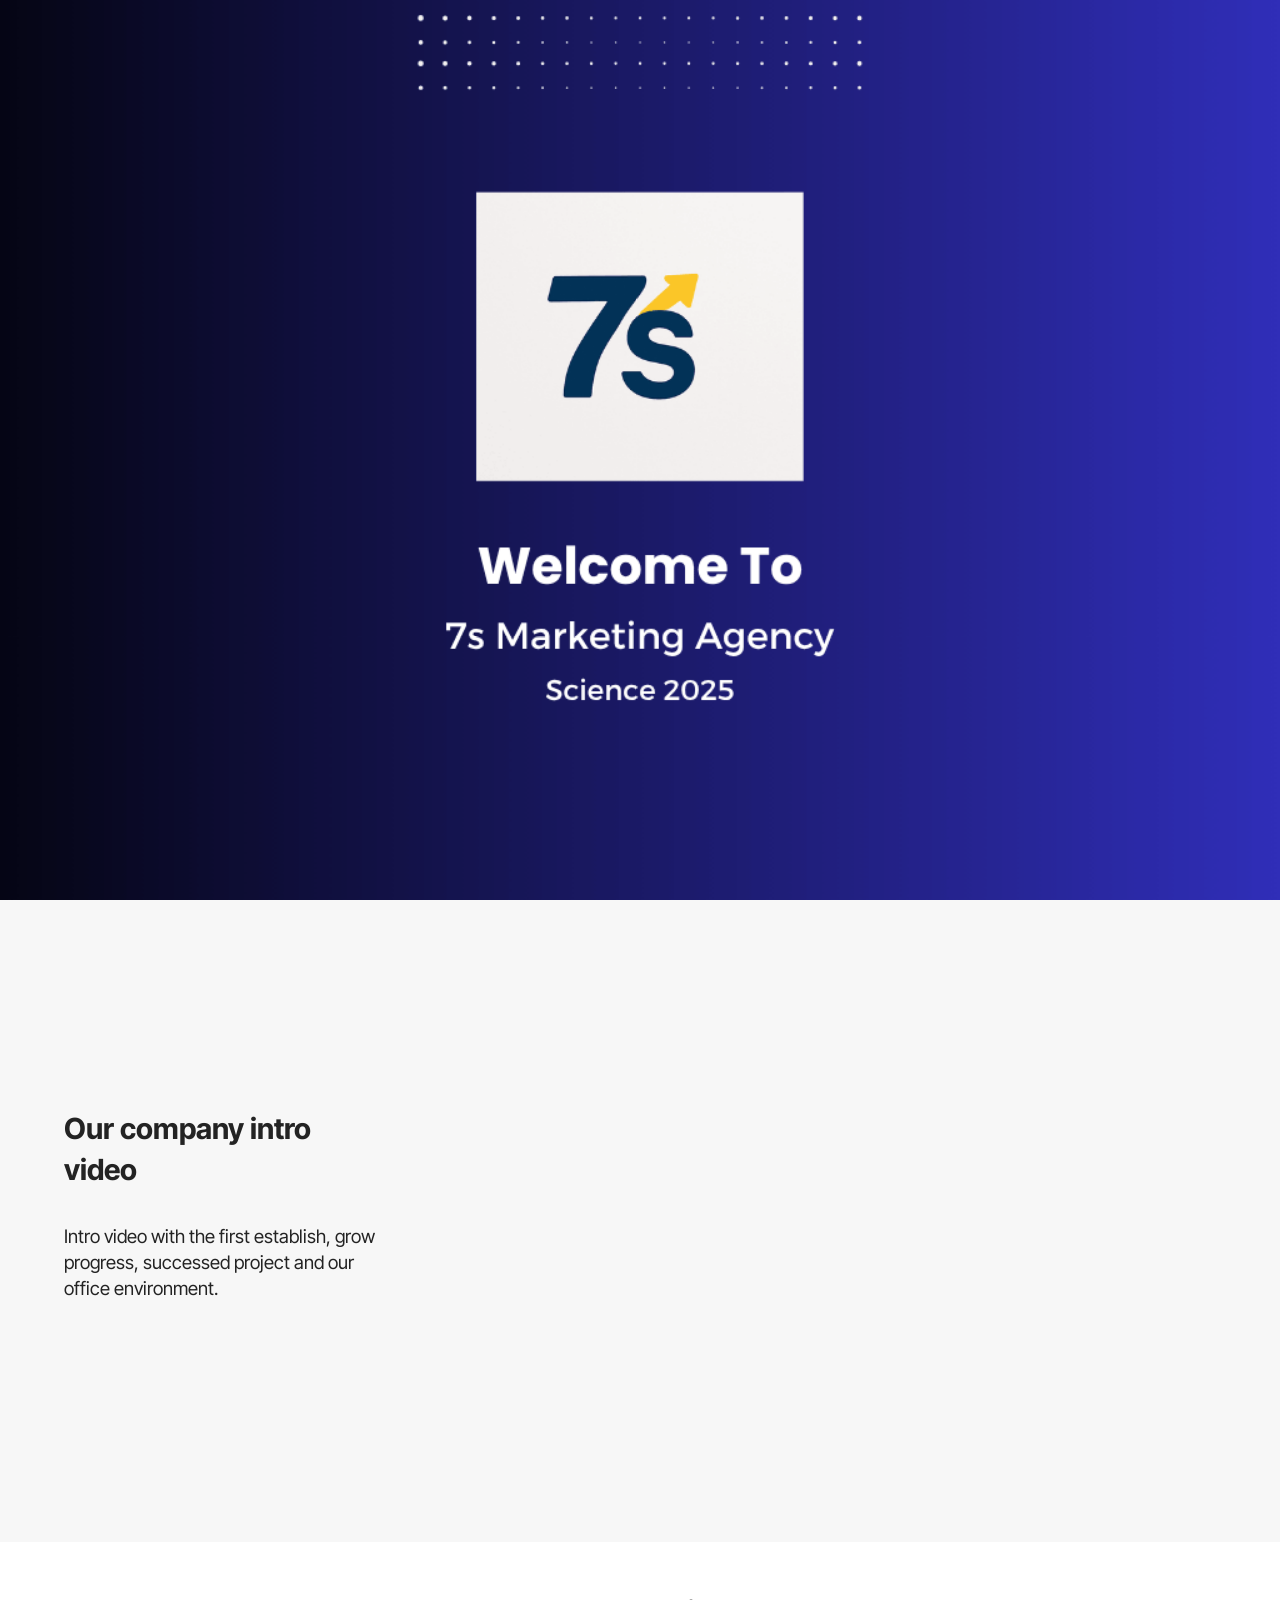
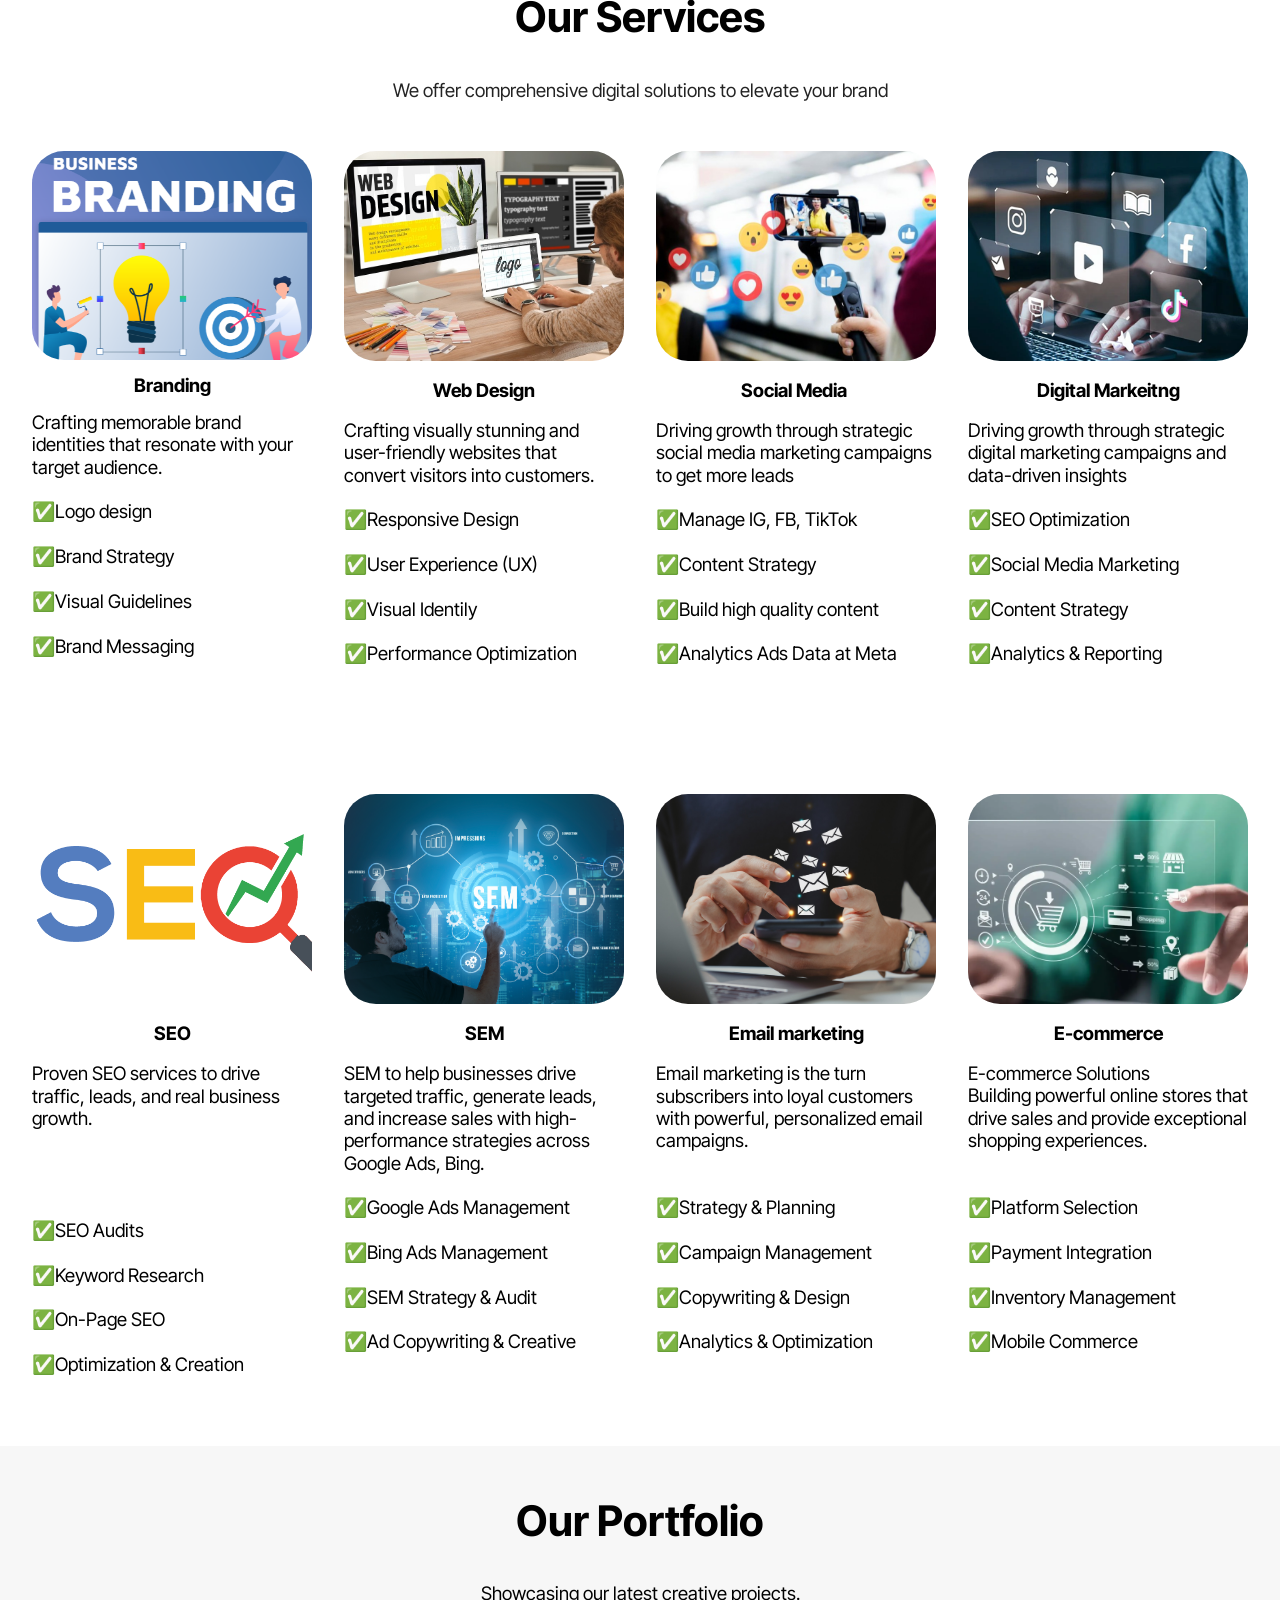
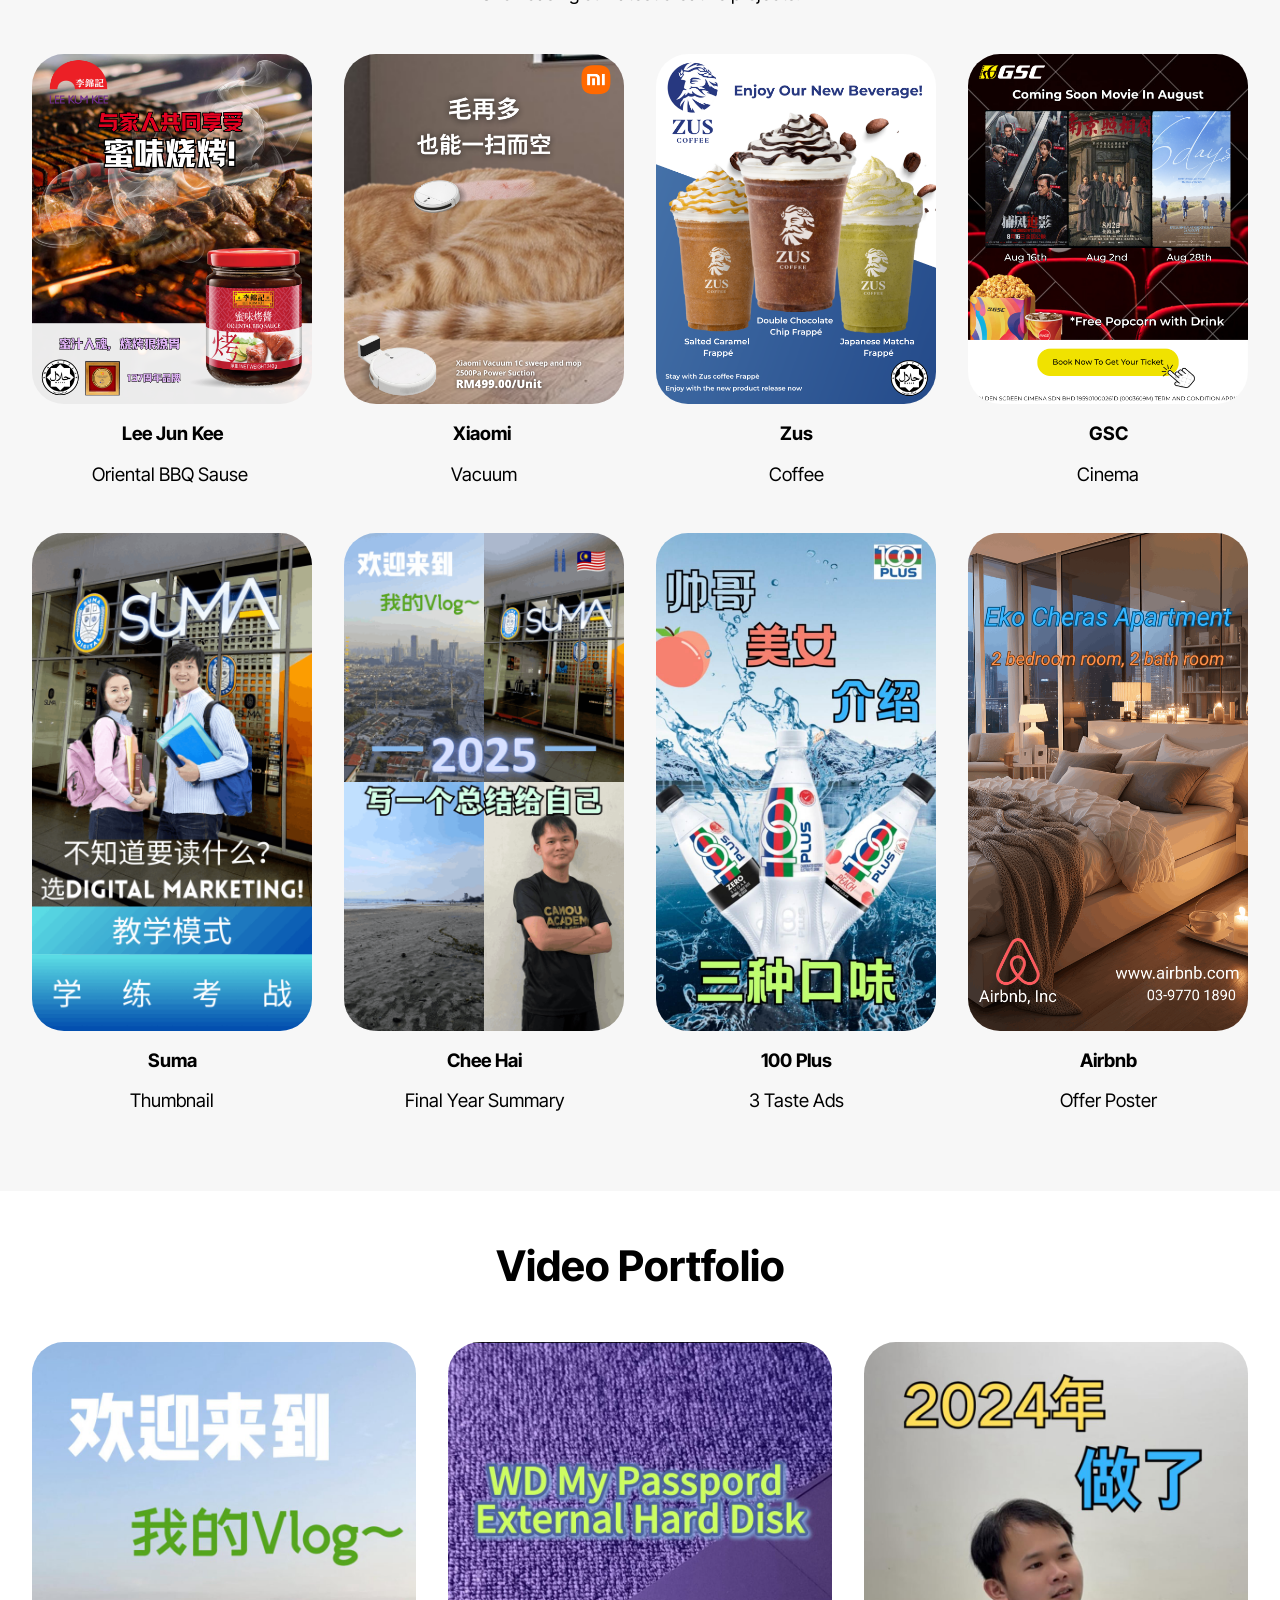
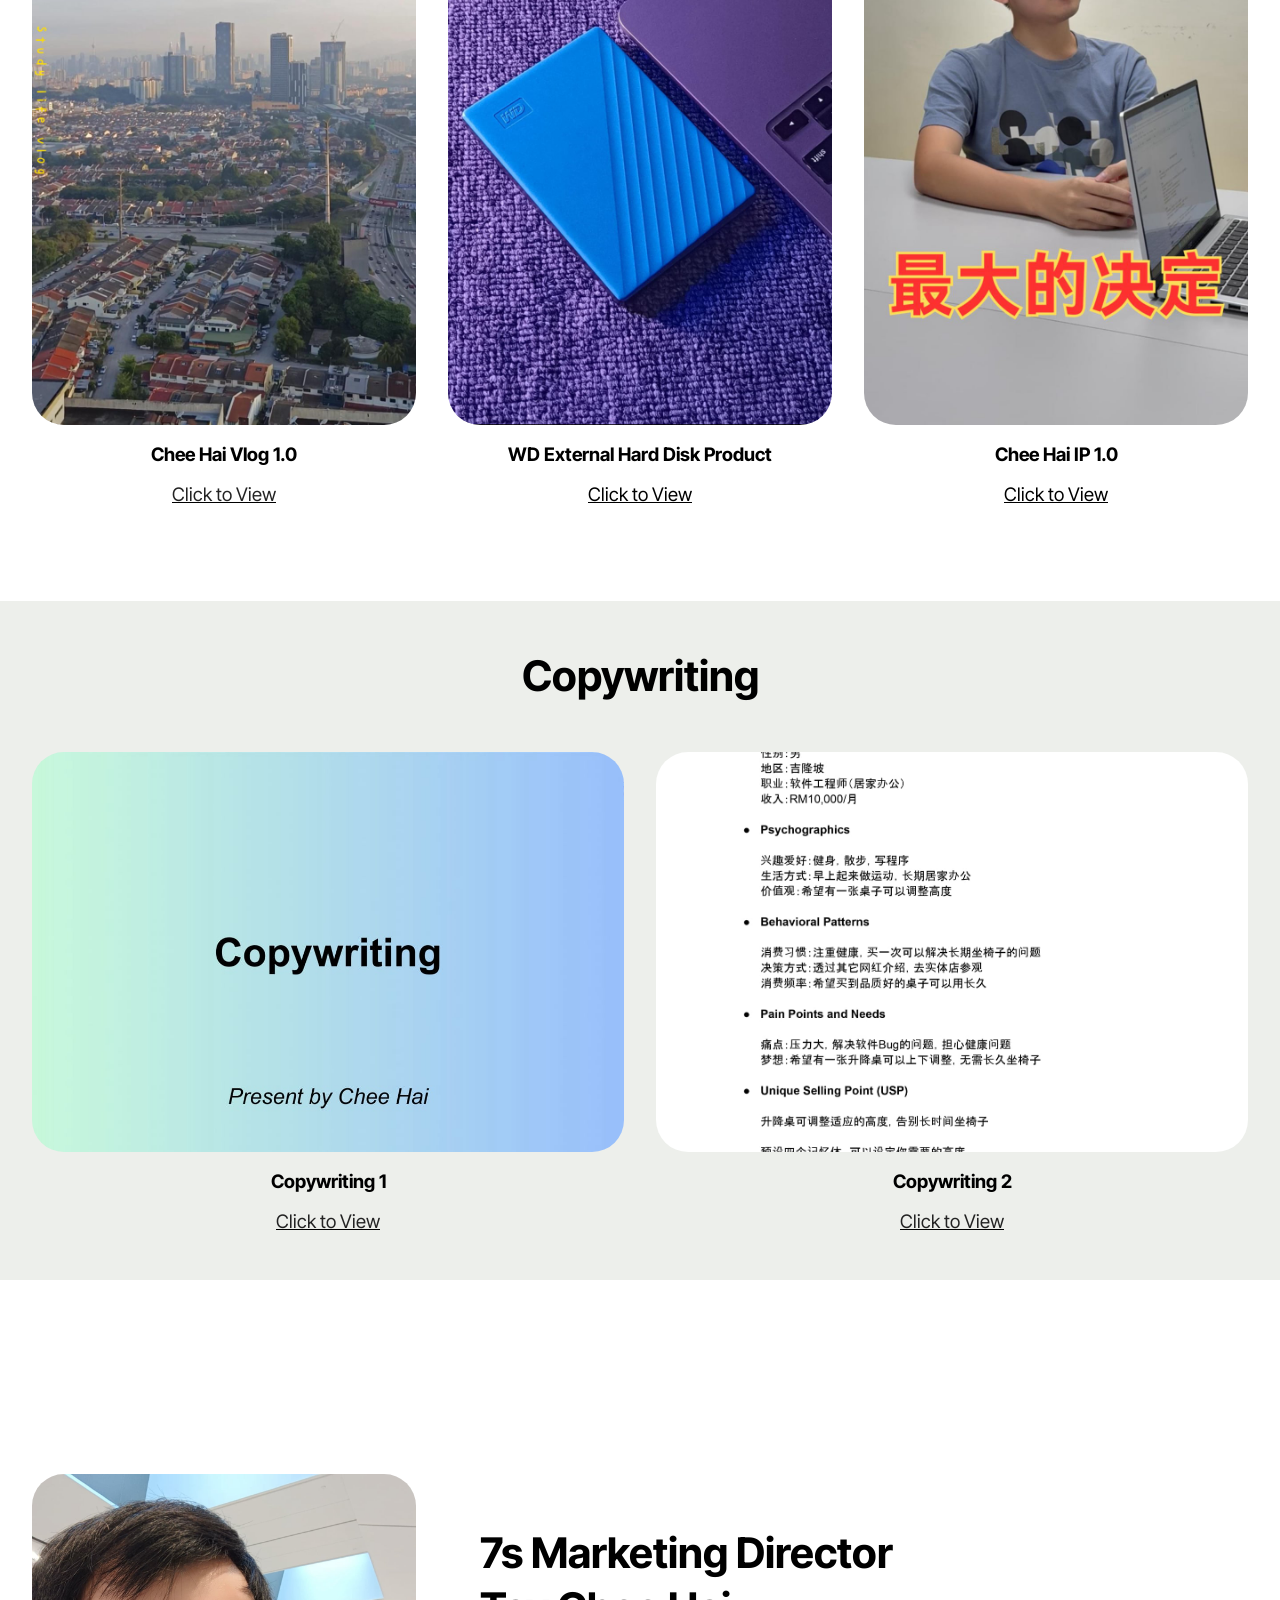
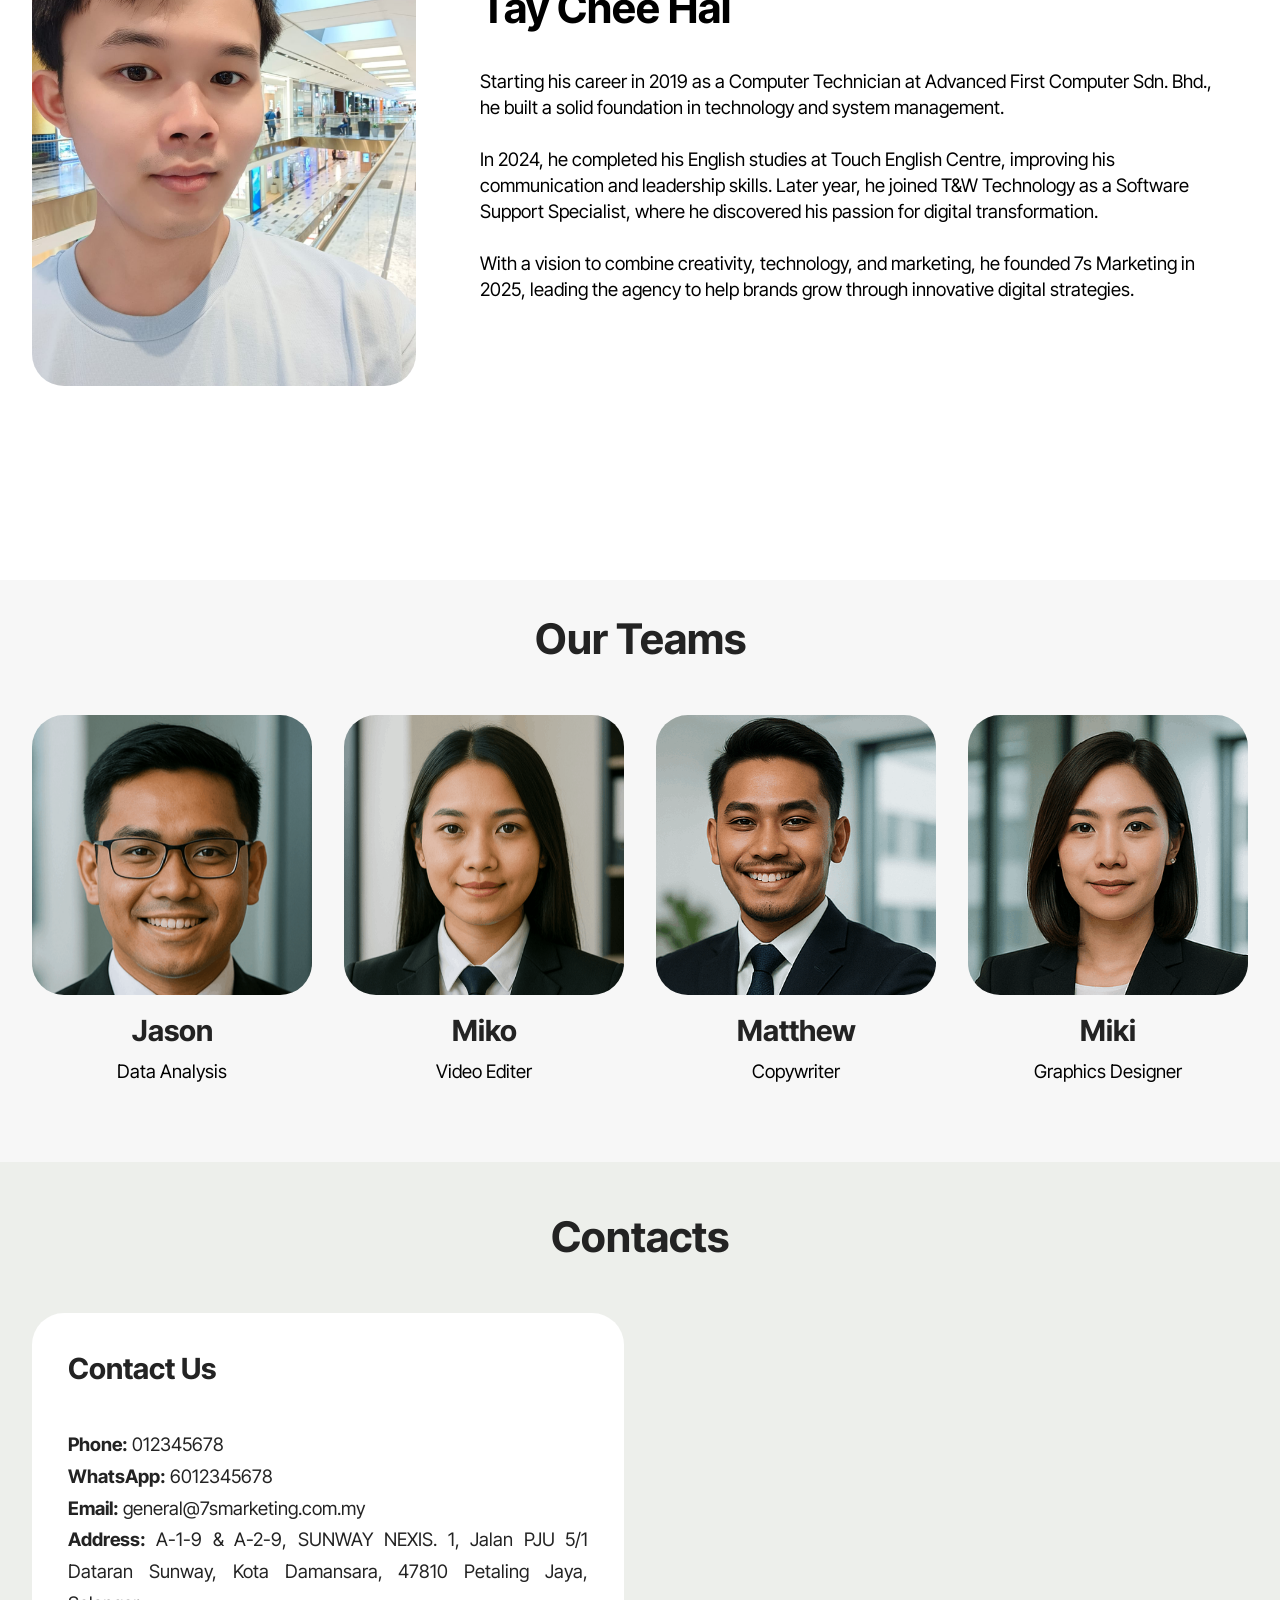
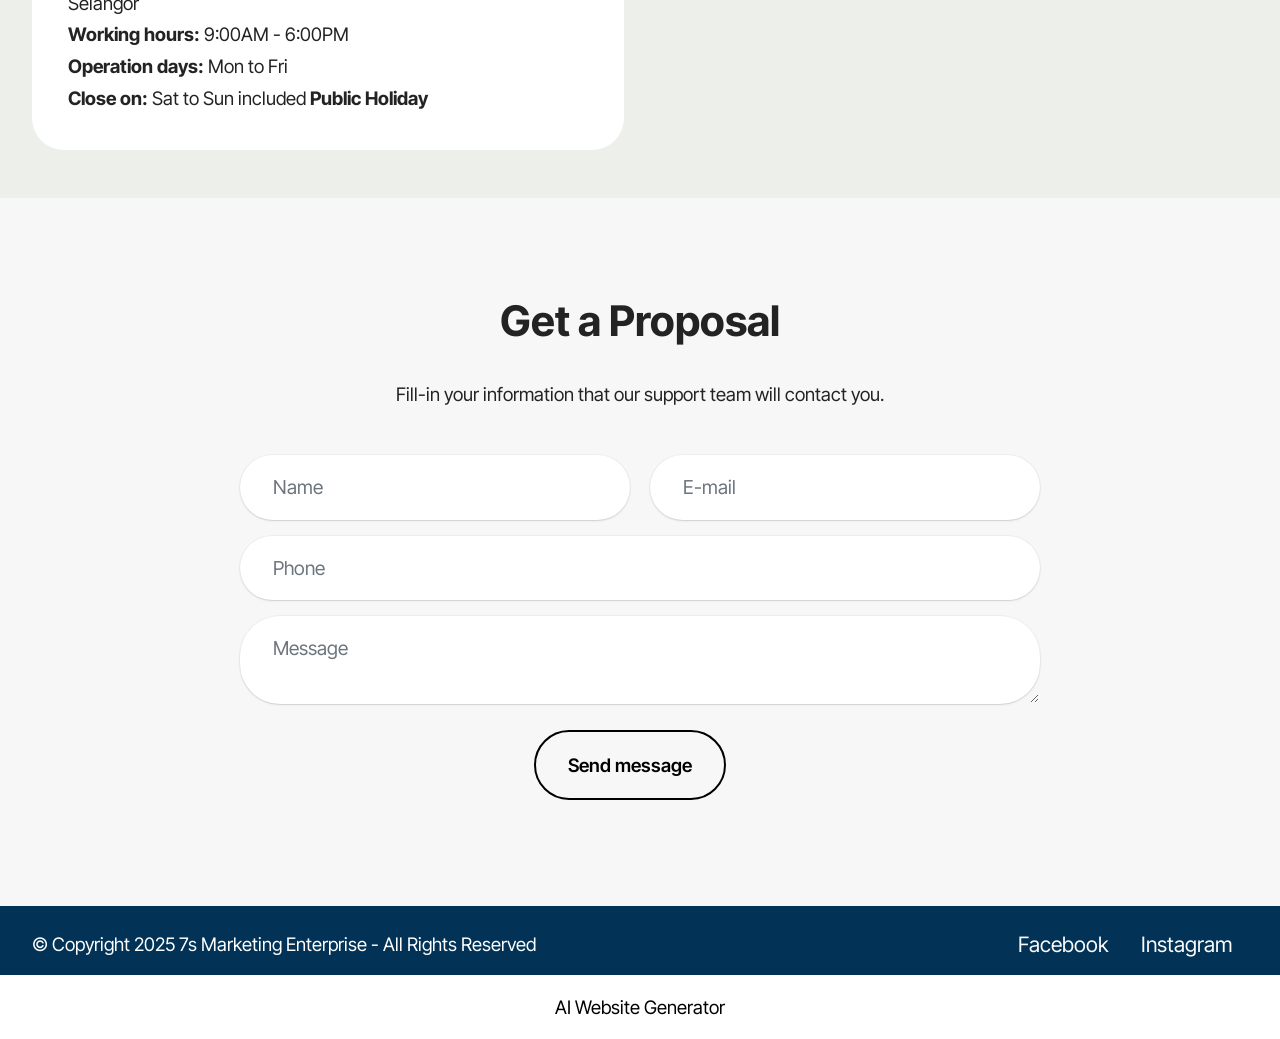
<file: index.html>
<!DOCTYPE html>
<html  >
<head>
  <!-- Site made with Mobirise Website Builder v6.1.4, https://mobirise.com -->
  <meta charset="UTF-8">
  <meta http-equiv="X-UA-Compatible" content="IE=edge">
  <meta name="generator" content="Mobirise v6.1.4, mobirise.com">
  <meta name="viewport" content="width=device-width, initial-scale=1, minimum-scale=1">
  <link rel="shortcut icon" href="assets/images/logo5.png" type="image/x-icon">
  <meta name="description" content="">
  
  
  <title>Home - 7s Marketing</title>
  <link rel="stylesheet" href="assets/bootstrap/css/bootstrap.min.css">
  <link rel="stylesheet" href="assets/parallax/jarallax.css">
  <link rel="stylesheet" href="assets/theme/css/style.css">
  <link rel="preload" href="https://fonts.googleapis.com/css?family=Inter+Tight:100,200,300,400,500,600,700,800,900,100i,200i,300i,400i,500i,600i,700i,800i,900i&display=swap" as="style" onload="this.onload=null;this.rel='stylesheet'">
  <noscript><link rel="stylesheet" href="https://fonts.googleapis.com/css?family=Inter+Tight:100,200,300,400,500,600,700,800,900,100i,200i,300i,400i,500i,600i,700i,800i,900i&display=swap"></noscript>
  <link rel="preload" as="style" href="assets/mobirise/css/mbr-additional.css?v=BK9Q3a"><link rel="stylesheet" href="assets/mobirise/css/mbr-additional.css?v=BK9Q3a" type="text/css">

  
  
  
</head>
<body>
  
  <section data-bs-version="5.1" class="header16 cid-uZ5Oz4xw8x mbr-fullscreen mbr-parallax-background" id="header17-1o">
  
  
  <div class="container-fluid">
    <div class="row">
      <div class="content-wrap col-12 col-md-12">
        
        
        
        
      </div>
    </div>
  </div>
</section>

<section data-bs-version="5.1" class="header4 cid-uYOtddwDVE" id="header04-7">
	

	
	

	<div class="container-fluid">
		<div class="row justify-content-center">
			<div class="col-12 col-md">
				<div class="text-wrapper">
					<h2 class="mbr-section-title mb-4 mbr-fonts-style display-5">
						<strong>Our company intro video&nbsp;</strong></h2>
					<p class="mbr-text mb-4 mbr-fonts-style display-7">
						Intro video with the first&nbsp;establish, grow progress, successed project and our office environment.</p>
					
				</div>
			</div>
			<div class="mbr-figure col-12 col-md-8"><iframe class="mbr-embedded-video" src="https://youtube.com/embed/q6jlkx09Sss?feature=share&amp;loop=1&amp;autoplay=1" width="1280" height="720" frameborder="0" allowfullscreen></iframe></div>
		</div>
	</div>
</section>

<section data-bs-version="5.1" class="gallery3 cid-uYOxdg41eF" id="gallery03-a">
    
    
    <div class="container">
      <div class="row justify-content-center">
        <div class="col-12 content-head">
          <div class="mbr-section-head mb-5">
            <h4 class="mbr-section-title mbr-fonts-style align-center mb-0 display-2">
              <strong>Our Services</strong></h4>
            <h5 class="mbr-section-subtitle mbr-fonts-style align-center mb-0 mt-4 display-7">We offer comprehensive digital solutions to elevate your brand</h5>
          </div>
        </div>
      </div>
      <div class="row">
        <div class="item features-image col-12 col-md-6 col-lg-3 active">
          <div class="item-wrapper">
            <div class="item-img">
              <img src="assets/images/business-branding-3.png" alt="Mobirise Website Builder" title="" data-slide-to="1" data-bs-slide-to="1">
            </div>
            <div class="item-content align-left">
              <h5 class="item-title mbr-fonts-style mt-3 mb-3 display-7"><p>
                <strong>Branding</strong><br></p></h5>
              <h6 class="item-subtitle mbr-fonts-style mb-3 display-7">Crafting memorable brand
<div>identities that resonate with your target audience.</div><br>✅Logo design<br><br>✅Brand Strategy<br><br>✅Visual Guidelines<br><br>✅Brand Messaging<br><br><br><br><br><div>
              </div></h6>
            </div>
          </div>
        </div>
        
        <div class="item features-image col-12 col-md-6 col-lg-3">
          <div class="item-wrapper">
            <div class="item-img">
              <img src="assets/images/web-designer-scaled-1.jpeg" alt="Mobirise Website Builder" title="" data-slide-to="2" data-bs-slide-to="2">
            </div>
            <div class="item-content align-left">
              <h5 class="item-title mbr-fonts-style mt-3 mb-3 display-7">
                <strong>Web Design</strong></h5>
              <h6 class="item-subtitle mbr-fonts-style mb-3 display-7">Crafting visually stunning and <br>user-friendly websites that<br>convert visitors into customers.<br><br>✅Responsive Design<br><br><div>
</div><div>✅User Experience (UX)</div><div><br></div><div>✅Visual Identily</div><div><br></div><div>✅Performance Optimization</div><div>
</div><div>
</div></h6>
              
            </div>
          </div>
        </div><div class="item features-image col-12 col-md-6 col-lg-3">
          <div class="item-wrapper">
            <div class="item-img">
              <img src="assets/images/visit-social-media.jpeg" alt="Mobirise Website Builder" title="" data-slide-to="3" data-bs-slide-to="3">
            </div>
            <div class="item-content align-left">
              <h5 class="item-title mbr-fonts-style mt-3 mb-3 display-7">
                <strong>Social Media&nbsp;</strong></h5>
              <h6 class="item-subtitle mbr-fonts-style mb-3 display-7">Driving growth through strategic social media marketing campaigns to get more leads<br><br>✅Manage IG, FB, TikTok<div><br></div><div>✅Content Strategy</div><div><br></div><div>✅Build high quality content</div><div><br></div><div>✅Analytics Ads Data at Meta<br><br></div></h6>
            </div>
          </div>
        </div><div class="item features-image col-12 col-md-6 col-lg-3">
          <div class="item-wrapper">
            <div class="item-img">
              <img src="assets/images/dm-1.png" alt="Mobirise Website Builder" title="" data-slide-to="4" data-bs-slide-to="4">
            </div>
            <div class="item-content align-left">
              <h5 class="item-title mbr-fonts-style mt-3 mb-3 display-7">
                <strong>Digital Markeitng</strong></h5>
              <h6 class="item-subtitle mbr-fonts-style mb-3 display-7">
                Driving growth through strategic digital marketing campaigns and data-driven insights<br><br>✅SEO Optimization<br><br><div>
</div><div>✅Social Media Marketing</div><div><br></div><div>✅Content Strategy</div><div><br></div><div>✅Analytics &amp; Reporting</div><div><br></div><div>
</div><div>
</div></h6>
            </div>
          </div>
        </div><div class="item features-image col-12 col-md-6 col-lg-3">
          <div class="item-wrapper">
            <div class="item-img">
              <img src="assets/images/seo-2.png" alt="Mobirise Website Builder" title="" data-slide-to="4" data-bs-slide-to="5">
            </div>
            <div class="item-content align-left">
              <h5 class="item-title mbr-fonts-style mt-3 mb-3 display-7"><strong>SEO</strong><div><strong>
</strong></div><div><strong>
</strong></div><div><strong>
</strong></div><div><strong>
</strong></div><div><strong>
</strong></div><div><strong>
</strong></div></h5>
              <h6 class="item-subtitle mbr-fonts-style mb-3 display-7">Proven SEO services to drive traffic, leads, and real business growth.<div><br></div><div><br></div><div><br></div><div><br></div><div>✅SEO Audits</div><div><br></div><div>✅Keyword Research</div><div><br></div><div>✅On-Page SEO</div><div><br></div><div>✅Optimization &amp; Creation<br><div><br></div><div>
</div><div>
</div></div></h6>
            </div>
          </div>
        </div><div class="item features-image col-12 col-md-6 col-lg-3">
          <div class="item-wrapper">
            <div class="item-img">
              <img src="assets/images/search-engine-marketing-sem-a-catalyst-for-your-real-estate-business-2.png" alt="Mobirise Website Builder" title="" data-slide-to="5" data-bs-slide-to="6">
            </div>
            <div class="item-content align-left">
              <h5 class="item-title mbr-fonts-style mt-3 mb-3 display-7"><strong>SEM</strong><div><strong>
</strong></div><div><strong>
</strong></div><div><strong>
</strong></div><div><strong>
</strong></div><div><strong>
</strong></div><div><strong>
</strong></div></h5>
              <h6 class="item-subtitle mbr-fonts-style mb-3 display-7"><div>SEM to help businesses drive targeted traffic, generate leads, and increase sales with high-performance strategies across Google Ads, Bing.</div><div><br></div><div>✅Google Ads Management</div><div><br></div><div>✅Bing Ads Management</div><div><br></div><div>✅SEM Strategy &amp; Audit</div><div><br></div><div>✅Ad Copywriting &amp; Creative<br><div><br></div><div>
</div><div>
</div></div></h6>
            </div>
          </div>
        </div><div class="item features-image col-12 col-md-6 col-lg-3">
          <div class="item-wrapper">
            <div class="item-img">
              <img src="assets/images/email-marketing-1.jpeg" alt="Mobirise Website Builder" title="" data-slide-to="6" data-bs-slide-to="7">
            </div>
            <div class="item-content align-left">
              <h5 class="item-title mbr-fonts-style mt-3 mb-3 display-7"><strong>Email marketing</strong><div><strong>
</strong></div><div><strong>
</strong></div><div><strong>
</strong></div><div><strong>
</strong></div><div><strong>
</strong></div><div><strong>
</strong></div></h5>
              <h6 class="item-subtitle mbr-fonts-style mb-3 display-7"><div>Email marketing is the turn subscribers into loyal customers with powerful, personalized email campaigns.
</div><div>
</div><div><div><br></div><div><br></div></div><div><div>✅Strategy &amp; Planning
</div><div><br></div></div><div><div>✅Campaign Management
</div><div><br></div></div><div><div>✅Copywriting &amp; Design
</div><div><br></div></div><div><div>✅Analytics &amp; Optimization</div><div>
</div><div>
</div><div>
</div><div>
</div><div>
</div><div>
</div></div></h6>
            </div>
          </div>
        </div><div class="item features-image col-12 col-md-6 col-lg-3">
          <div class="item-wrapper">
            <div class="item-img">
              <img src="assets/images/how-has-e-commerce-transformed-marketing-2.webp" alt="Mobirise Website Builder" title="" data-slide-to="7" data-bs-slide-to="8">
            </div>
            <div class="item-content align-left">
              <h5 class="item-title mbr-fonts-style mt-3 mb-3 display-7"><strong>E-commerce</strong><div><strong>
</strong></div><div><strong>
</strong></div><div><strong>
</strong></div><div><strong>
</strong></div><div><strong>
</strong></div><div><strong>
</strong></div></h5>
              <h6 class="item-subtitle mbr-fonts-style mb-3 display-7"><div>E-commerce Solutions
</div><div>Building powerful online stores that drive sales and provide exceptional shopping experiences.
</div><div><br></div><div><br></div><div>✅Platform Selection
</div><div><br></div><div>✅Payment Integration
</div><div><br></div><div>✅Inventory Management
</div><div><br></div><div>✅Mobile Commerce</div><div>
</div><div>
</div><div>
</div><div>
</div><div><div>
</div><div>
</div><div>
</div><div>
</div><div>
</div><div>
</div></div></h6>
            </div>
          </div>
        </div>
        
      </div>
    </div>
  </section>

<section data-bs-version="5.1" class="gallery3 cid-uYOTnbSO8H" id="gallery03-e">
    
    
    <div class="container">
      <div class="row justify-content-center">
        <div class="col-12 content-head">
          <div class="mbr-section-head mb-5">
            <h4 class="mbr-section-title mbr-fonts-style align-center mb-0 display-2"><strong>Our Portfolio</strong></h4>
            <h5 class="mbr-section-subtitle mbr-fonts-style align-center mb-0 mt-4 display-7">Showcasing our latest creative projects.</h5>
          </div>
        </div>
      </div>
      <div class="row">
        <div class="item features-image col-12 col-md-6 col-lg-3">
          <div class="item-wrapper">
            <div class="item-img">
              <img src="assets/images/2.sauce.png" alt="Mobirise Website Builder" title="" data-slide-to="0" data-bs-slide-to="0">
            </div>
            <div class="item-content align-left">
              <h5 class="item-title mbr-fonts-style mt-3 mb-3 display-7"><strong>Lee Jun Kee</strong><br></h5>
              <h6 class="item-subtitle mbr-fonts-style mb-3 display-7">Oriental BBQ Sause&nbsp;</h6>
            </div>
          </div>
        </div><div class="item features-image col-12 col-md-6 col-lg-3">
          <div class="item-wrapper">
            <div class="item-img">
              <img src="assets/images/5.vacuum-for-group-design.png" alt="Mobirise Website Builder" title="" data-slide-to="1" data-bs-slide-to="1">
            </div>
            <div class="item-content align-left">
              <h5 class="item-title mbr-fonts-style mt-3 mb-3 display-7"><strong>Xiaomi&nbsp;</strong></h5>
              <h6 class="item-subtitle mbr-fonts-style mb-3 display-7">
                Vacuum</h6>
            </div>
          </div>
        </div>
        <div class="item features-image col-12 col-md-6 col-lg-3">
          <div class="item-wrapper">
            <div class="item-img">
              <img src="assets/images/1.zus-coffee-coming-soon.png" alt="Mobirise Website Builder" title="" data-slide-to="2" data-bs-slide-to="2">
            </div>
            <div class="item-content align-left">
              <h5 class="item-title mbr-fonts-style mt-3 mb-3 display-7">
                <strong>Zus</strong></h5>
              <h6 class="item-subtitle mbr-fonts-style mb-3 display-7">
                Coffee
              </h6>
            </div>
          </div>
        </div>
        
        <div class="item features-image col-12 col-md-6 col-lg-3">
          <div class="item-wrapper">
            <div class="item-img">
              <img src="assets/images/3.cinema.png" alt="Mobirise Website Builder" title="" data-slide-to="3" data-bs-slide-to="3">
            </div>
            <div class="item-content align-left">
              <h5 class="item-title mbr-fonts-style mt-3 mb-3 display-7">
                <strong>GSC</strong></h5>
              <h6 class="item-subtitle mbr-fonts-style mb-3 display-7">
                Cinema
              </h6>
            </div>
          </div>
        </div><div class="item features-image col-12 col-md-6 col-lg-3">
          <div class="item-wrapper">
            <div class="item-img">
              <img src="assets/images/10.vertical20thumbnail-596x1060.png" alt="Mobirise Website Builder" title="" data-slide-to="4" data-bs-slide-to="4">
            </div>
            <div class="item-content align-left">
              <h5 class="item-title mbr-fonts-style mt-3 mb-3 display-7"><strong>Suma</strong></h5>
              <h6 class="item-subtitle mbr-fonts-style mb-3 display-7">
                Thumbnail</h6>
            </div>
          </div>
        </div><div class="item features-image col-12 col-md-6 col-lg-3">
          <div class="item-wrapper">
            <div class="item-img">
              <img src="assets/images/e58699e4b880e4b8aae680bbe7bb93-596x1060.png" alt="Mobirise Website Builder" title="" data-slide-to="5" data-bs-slide-to="5">
            </div>
            <div class="item-content align-left">
              <h5 class="item-title mbr-fonts-style mt-3 mb-3 display-7"><strong>Chee Hai</strong></h5>
              <h6 class="item-subtitle mbr-fonts-style mb-3 display-7">Final Year Summary</h6>
            </div>
          </div>
        </div><div class="item features-image col-12 col-md-6 col-lg-3">
          <div class="item-wrapper">
            <div class="item-img">
              <img src="assets/images/cheehai-10020plus-e5b081e99da2-1080x1920.jpg" alt="Mobirise Website Builder" title="" data-slide-to="6" data-bs-slide-to="6">
            </div>
            <div class="item-content align-left">
              <h5 class="item-title mbr-fonts-style mt-3 mb-3 display-7">
                <strong>100 Plus</strong></h5>
              <h6 class="item-subtitle mbr-fonts-style mb-3 display-7">3 Taste Ads</h6>
            </div>
          </div>
        </div><div class="item features-image col-12 col-md-6 col-lg-3">
          <div class="item-wrapper">
            <div class="item-img">
              <img src="assets/images/4.vertical20post-1080x1920.png" alt="Mobirise Website Builder" title="" data-slide-to="7" data-bs-slide-to="7">
            </div>
            <div class="item-content align-left">
              <h5 class="item-title mbr-fonts-style mt-3 mb-3 display-7"><strong>Airbnb</strong></h5>
              <h6 class="item-subtitle mbr-fonts-style mb-3 display-7">Offer Poster</h6>
            </div>
          </div>
        </div>
      </div>
    </div>
  </section>

<section data-bs-version="5.1" class="gallery3 cid-uZ5WF87568" id="gallery03-1q">
    
    
    <div class="container-fluid">
      <div class="row justify-content-center">
        <div class="col-12 content-head">
          <div class="mbr-section-head mb-5">
            <h4 class="mbr-section-title mbr-fonts-style align-center mb-0 display-2">
              <strong>Video Portfolio</strong></h4>
            
          </div>
        </div>
      </div>
      <div class="row">
        <div class="item features-image col-12 col-md-6 col-lg-4">
          <div class="item-wrapper">
            <div class="item-img">
              <img src="assets/images/cheehai-studentlifevlog-e5b081e99da2-864x1536.jpg" alt="Mobirise Website Builder" title="" data-slide-to="0" data-bs-slide-to="0">
            </div>
            <div class="item-content align-left">
              <h5 class="item-title mbr-fonts-style mt-3 mb-3 display-7"><strong>Chee Hai Vlog 1.0</strong></h5>
              <h6 class="item-subtitle mbr-fonts-style mb-3 display-7"><u><a href="https://drive.google.com/file/d/10_YU4ztO2H7gbXJSc1kjR8gHcjLqzENr/view" class="text-black" target="_blank">Click to View</a></u></h6>
            </div>
          </div>
        </div>
        <div class="item features-image col-12 col-md-6 col-lg-4">
          <div class="item-wrapper">
            <div class="item-img">
              <img src="assets/images/cheehai-productad-e5b081e99da2-864x1536.jpg" alt="Mobirise Website Builder" title="" data-slide-to="1" data-bs-slide-to="1">
            </div>
            <div class="item-content align-left">
              <h5 class="item-title mbr-fonts-style mt-3 mb-3 display-7">
                <strong>WD External Hard Disk Product</strong></h5>
              <h6 class="item-subtitle mbr-fonts-style mb-3 display-7"><a href="https://drive.google.com/file/d/133v0VO0y_Y9sHbaOUBkt6GK0odP59IVS/view" class="text-primary" target="_blank"><u>Click to View</u></a></h6>
            </div>
          </div>
        </div>
        <div class="item features-image col-12 col-md-6 col-lg-4">
          <div class="item-wrapper">
            <div class="item-img">
              <img src="assets/images/cheehai-ip-01-09-2025-e5b081e99da2-864x1536.jpg" alt="Mobirise Website Builder" title="" data-slide-to="2" data-bs-slide-to="2">
            </div>
            <div class="item-content align-left">
              <h5 class="item-title mbr-fonts-style mt-3 mb-3 display-7"><strong>Chee Hai IP 1.0</strong></h5>
              <h6 class="item-subtitle mbr-fonts-style mb-3 display-7"><u><a href="https://drive.google.com/file/d/1RtP4r6vGfGxzt7RcFhbvQ7VaK-z2yGun/view?usp=sharing" class="text-primary" target="_blank">Click to View</a></u></h6>
              
            </div>
          </div>
        </div>
        
      </div>
    </div>
  </section>

<section data-bs-version="5.1" class="gallery3 cid-uZ5WH82emI" id="gallery03-1r">
    
    
    <div class="container">
      <div class="row justify-content-center">
        <div class="col-12 content-head">
          <div class="mbr-section-head mb-5">
            <h4 class="mbr-section-title mbr-fonts-style align-center mb-0 display-2">
              <strong>Copywriting</strong></h4>
            
          </div>
        </div>
      </div>
      <div class="row">
        <div class="item features-image col-12 col-md-6 col-lg-6">
          <div class="item-wrapper">
            <div class="item-img">
              <img src="assets/images/1.copywriting20-20customer20avartar-page-1-1329x748.jpg" alt="Mobirise Website Builder" title="" data-slide-to="0" data-bs-slide-to="0">
            </div>
            <div class="item-content align-left">
              <h5 class="item-title mbr-fonts-style mt-3 mb-3 display-7"><strong>Copywriting 1</strong></h5>
              <h6 class="item-subtitle mbr-fonts-style mb-3 display-7"><u>
                <a href="https://drive.google.com/file/d/1LoXW002bA33nV5alRXegc37kXZJ_nPtX/view" class="text-black" target="_blank">Click to View</a></u></h6>
            </div>
          </div>
        </div>
        <div class="item features-image col-12 col-md-6 col-lg-6">
          <div class="item-wrapper">
            <div class="item-img">
              <img src="assets/images/1.copywriting20-20assignment20220a-page-1-1329x1720.jpg" alt="Mobirise Website Builder" title="" data-slide-to="1" data-bs-slide-to="1">
            </div>
            <div class="item-content align-left">
              <h5 class="item-title mbr-fonts-style mt-3 mb-3 display-7"><strong>Copywriting 2</strong></h5>
              <h6 class="item-subtitle mbr-fonts-style mb-3 display-7"><u><a href="https://drive.google.com/file/d/15Ts2xmH-KX6LszBWLe8dfLI8Daoz6qIL/view" class="text-black" target="_blank">Click to View</a></u></h6>
            </div>
          </div>
        </div>
        
        
      </div>
    </div>
  </section>

<section data-bs-version="5.1" class="start article2 cid-uZ5Xd1vfsQ mbr-fullscreen" id="article02-1t">
	

	
	

	<div class="container">
		<div class="row justify-content-center">
			<div class="col-12 col-md-12 col-lg-4 image-wrapper">
				<img class="w-100" src="assets/images/whatsapp20image202025-10-0620at2012.53.19-d09b898e-1256x1675.jpg" alt="Mobirise Website Builder">
			</div>
			<div class="col-12 col-md-12 col-lg">
				<div class="text-wrapper align-left">
					<h1 class="mbr-section-title mbr-fonts-style mb-4 display-2"><strong>7s Marketing Director
</strong><div><strong>Tay Chee Hai</strong></div></h1>
					<p class="mbr-text align-left mbr-fonts-style mb-4 display-7">Starting his career in 2019 as a Computer Technician at Advanced First Computer Sdn. Bhd., he built a solid foundation in technology and system management.
<br>
<br>In 2024, he completed his English studies at Touch English Centre, improving his communication and leadership skills. Later year, he joined T&amp;W Technology as a Software Support Specialist, where he discovered his passion for digital transformation.
<br>
<br>With a vision to combine creativity, technology, and marketing, he founded 7s Marketing in 2025, leading the agency to help brands grow through innovative digital strategies.</p>
					
				</div>
			</div>
		</div>
	</div>
</section>

<section data-bs-version="5.1" class="people03 cid-uZ60lYQgTo" id="people03-24">
	
	
	<div class="container">
		<div class="row justify-content-center">
			<div class="col-12 content-head">
				<div class="mbr-section-head mb-5">
					<h4 class="mbr-section-title mbr-fonts-style align-center mb-0 display-2"><strong>Our Teams</strong></h4>
					
				</div>
			</div>
		</div>
		<div class="row">
			<div class="item features-image col-12 col-md-6 col-lg-3">
				<div class="item-wrapper">
					<div class="item-img mb-3">
						<img src="assets/images/screenshot202025-10-0720134247-764x1024.png" alt="Mobirise Website Builder" title="" data-slide-to="0" data-bs-slide-to="0">
					</div>
					<div class="item-content align-left">
						<h5 class="item-title mbr-fonts-style display-5"><strong>Jason</strong></h5>
						<h6 class="item-subtitle mbr-fonts-style mb-3 display-7">Data Analysis</h6>
						
					</div>
					
				</div>
			</div>
			<div class="item features-image col-12 col-md-6 col-lg-3">
				<div class="item-wrapper">
					<div class="item-img mb-3">
						<img src="assets/images/screenshot202025-10-0720134304-596x799.png" alt="Mobirise Website Builder" title="" data-slide-to="1" data-bs-slide-to="1">
					</div>
					<div class="item-content align-left">
						<h5 class="item-title mbr-fonts-style display-5"><strong>Miko</strong></h5>
						<h6 class="item-subtitle mbr-fonts-style mb-3 display-7">Video Editer</h6>
						
					</div>
					
				</div>
			</div><div class="item features-image col-12 col-md-6 col-lg-3">
				<div class="item-wrapper">
					<div class="item-img mb-3">
						<img src="assets/images/team201-508x846.png" alt="Mobirise Website Builder" title="" data-slide-to="2" data-bs-slide-to="2">
					</div>
					<div class="item-content align-left">
						<h5 class="item-title mbr-fonts-style display-5"><strong>Matthew</strong></h5>
						<h6 class="item-subtitle mbr-fonts-style mb-3 display-7">Copywriter</h6>
						
					</div>
					
				</div>
			</div><div class="item features-image col-12 col-md-6 col-lg-3">
				<div class="item-wrapper">
					<div class="item-img mb-3">
						<img src="assets/images/team202-474x828.png" alt="Mobirise Website Builder" title="" data-slide-to="3" data-bs-slide-to="3">
					</div>
					<div class="item-content align-left">
						<h5 class="item-title mbr-fonts-style display-5"><strong>Miki</strong></h5>
						<h6 class="item-subtitle mbr-fonts-style mb-3 display-7">Graphics Designer</h6>
						
					</div>
					
				</div>
			</div>
			
		</div>
	</div>
</section>

<section data-bs-version="5.1" class="contacts02 map1 cid-uZ5WPF1CkT" id="contacts02-1s">

    

    
    <div class="container">
        <div class="row justify-content-center">
            <div class="col-12 content-head">
                <div class="mbr-section-head mb-5">
                    <h3 class="mbr-section-title mbr-fonts-style align-center mb-0 display-2">
                        <strong>Contacts</strong>
                    </h3>
                    
                </div>
            </div>
        </div>
        <div class="row justify-content-center">
            <div class="card col-12 col-md-12 col-lg-6">
                <div class="card-wrapper">
                    <div class="text-wrapper">
                        <h5 class="cardTitle mbr-fonts-style mb-2 display-5">
                            <strong>Contact Us</strong><strong><br></strong>
                        </h5>
                        <ul class="list mbr-fonts-style display-7">
                            <li class="mbr-text item-wrap"><br></li><li class="mbr-text item-wrap"><strong>Phone: </strong>012345678</li><li class="mbr-text item-wrap"><strong>WhatsApp:</strong>&nbsp;6012345678</li><li class="mbr-text item-wrap">
</li><li class="mbr-text item-wrap"><strong>Email: </strong>general@7smarketing.com.my
</li><li class="mbr-text item-wrap"><strong>Address: </strong>A-1-9 &amp; A-2-9, SUNWAY NEXIS. 1, Jalan PJU 5/1 Dataran Sunway, Kota Damansara, 47810 Petaling Jaya, Selangor</li><li class="mbr-text item-wrap"><strong>Working hours:</strong> 9:00AM - 6:00PM
</li><li class="mbr-text item-wrap"><strong>Operation days:</strong> Mon to Fri 
</li><li class="mbr-text item-wrap"><strong>Close on: </strong>Sat to Sun included <strong>Public Holiday</strong></li>
                        </ul>
                    </div>
                </div>
            </div>
            <div class="map-wrapper col-md-12 col-lg-6">
                <div class="google-map"><iframe frameborder="0" style="border:0" src="https://www.google.com/maps/embed?pb=!1m18!1m12!1m3!1d3983.785333916978!2d101.59259997493976!3d3.1512436531398413!2m3!1f0!2f0!3f0!3m2!1i1024!2i768!4f13.1!3m3!1m2!1s0x31cc4f7727e9ea15%3A0xdf9531a3554d5817!2zU1VNQSBDb2xsZWdlIHwgU2Nob29sIG9mIERpZ2l0YWwgTWFya2V0aW5nIOaVsOeggeiQpemUgOWtpumZoiAoQ2FtcHVzKQ!5e0!3m2!1sen!2smy!4v1759814954366!5m2!1sen!2smy" allowfullscreen=""></iframe></div>
            </div>
        </div>
    </div>
</section>

<section data-bs-version="5.1" class="form5 cid-uZ66rtiR0U" id="form02-25">
    
    
    <div class="container">
        <div class="row justify-content-center">
            <div class="col-12 content-head">
                <div class="mbr-section-head mb-5">
                    <h3 class="mbr-section-title mbr-fonts-style align-center mb-0 display-2"><strong>Get a Proposal</strong></h3>
                    <h4 class="mbr-section-subtitle mbr-fonts-style align-center mb-0 mt-4 display-7">Fill-in your information that our support team will contact you.</h4>
                </div>
            </div>
        </div>
        <div class="row justify-content-center">
            <div class="col-lg-8 mx-auto mbr-form" data-form-type="formoid">
                <form action="https://mobirise.eu/" method="POST" class="mbr-form form-with-styler" data-form-title="Form Name"><input type="hidden" name="email" data-form-email="true" value="PhyWokDbaTOFdxIP5Vt/pxqX5MNuMIs5U8Zgv+HgvMORAz2TI5L0AfZdCiPbfcHPakFUbF9zC5oh1UuSs1MK3+FZQGBF2qBzX43UQ8YUZ5DDOP0Tahc9af0fI5ucug9f">
                    <div class="row">
                        <div hidden="hidden" data-form-alert="" class="alert alert-success col-12">Thanks for filling out the form!</div>
                        <div hidden="hidden" data-form-alert-danger="" class="alert alert-danger col-12">
                            Oops...! some problem!
                        </div>
                    </div>
                    <div class="dragArea row">
                        <div class="col-md col-sm-12 form-group mb-3" data-for="name">
                            <input type="text" name="name" placeholder="Name" data-form-field="name" class="form-control" value="" id="name-form02-25">
                        </div>
                        <div class="col-md col-sm-12 form-group mb-3" data-for="email">
                            <input type="email" name="email" placeholder="E-mail" data-form-field="email" class="form-control" value="" id="email-form02-25">
                        </div>
                        <div class="col-12 form-group mb-3" data-for="phone">
                            <input type="tel" name="phone" placeholder="Phone" data-form-field="phone" class="form-control" value="" id="phone-form02-25">
                        </div>
                        <div class="col-12 form-group mb-3" data-for="textarea">
                            <textarea name="textarea" placeholder="Message" data-form-field="textarea" class="form-control" id="textarea-form02-25"></textarea>
                        </div>
                        <div class="col-lg-12 col-md-12 col-sm-12 align-center mbr-section-btn"><button type="submit" class="btn btn-primary-outline display-7">Send message</button></div>
                    </div>
                </form>
            </div>
        </div>
    </div>
</section>

<section data-bs-version="5.1" class="footer2 cid-uYOyTXjddU" once="footers" id="footer02-c">
    

    
    

    <div class="container">
        <div class="row">
            <div class="col-12 col-lg-6 center mt-2 mb-3">
                <p class="mbr-fonts-style copyright mb-0 display-7">
                    © Copyright 2025 7s Marketing Enterprise - All Rights Reserved</p>
            </div>
            <div class="col-12 col-lg-6 center">
                <div class="row-links mt-2 mb-3">
                    <ul class="row-links-soc">
                        
                        
                        
                        
                    <li class="row-links-soc-item mbr-fonts-style display-7"></li><li class="row-links-soc-item mbr-fonts-style display-4"><a href="http://www.facebook.com" class="text-white" target="_blank">Facebook</a></li><li class="row-links-soc-item mbr-fonts-style display-4"><a href="http://www.instagram.com" class="text-white" target="_blank">Instagram</a></li></ul>
                </div>
            </div>
        </div>
    </div>
</section><section class="display-7" style="padding: 0;align-items: center;justify-content: center;flex-wrap: wrap;    align-content: center;display: flex;position: relative;height: 4rem;"><a href="https://mobiri.se/4250551" style="flex: 1 1;height: 4rem;position: absolute;width: 100%;z-index: 1;"><img alt="" style="height: 4rem;" src="[data-uri]"></a><p style="margin: 0;text-align: center;" class="display-7">&#8204;</p><a style="z-index:1" href="https://mobirise.com/builder/ai-website-generator.html">AI Website Generator</a></section><script src="assets/bootstrap/js/bootstrap.bundle.min.js"></script>  <script src="assets/parallax/jarallax.js"></script>  <script src="assets/smoothscroll/smooth-scroll.js"></script>  <script src="assets/ytplayer/index.js"></script>  <script src="assets/theme/js/script.js"></script>  <script src="assets/formoid/formoid.min.js"></script>  
  
  
</body>
</html>
</file>
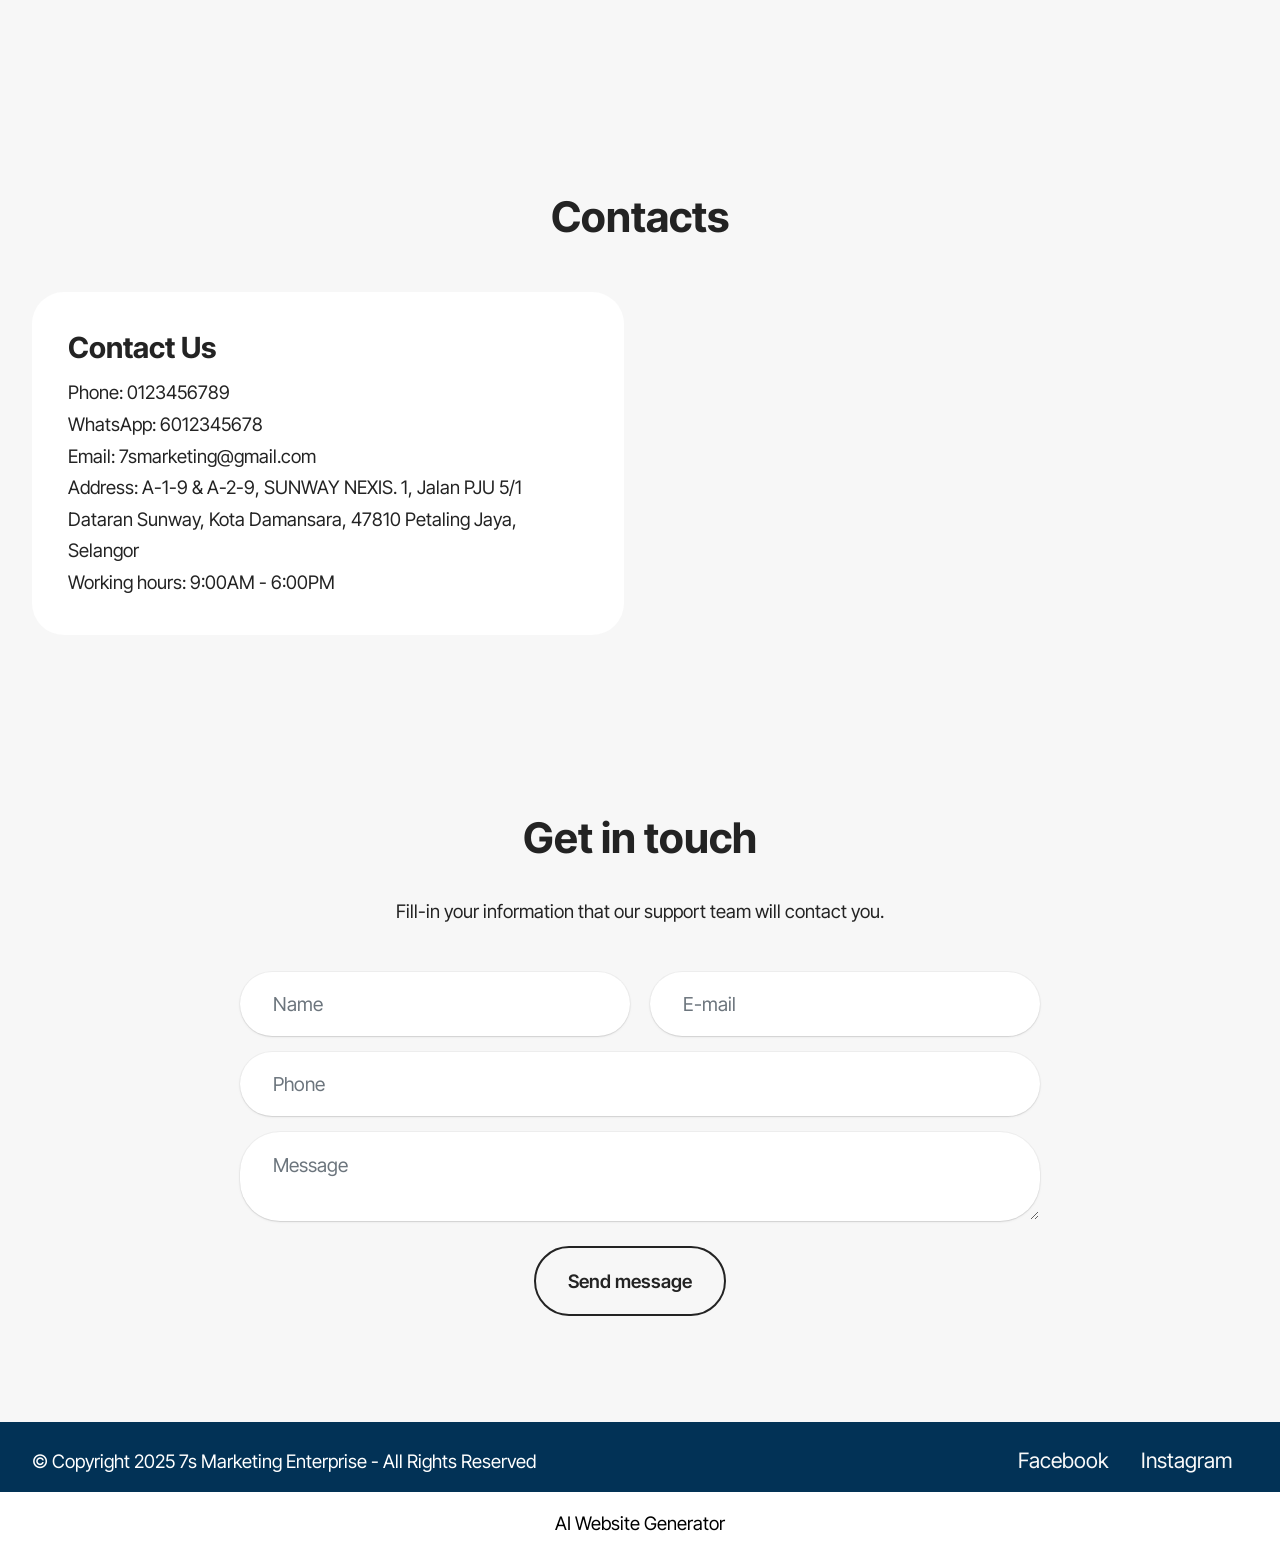
<file: page3.html>
<!DOCTYPE html>
<html  >
<head>
  <!-- Site made with Mobirise Website Builder v6.1.4, https://mobirise.com -->
  <meta charset="UTF-8">
  <meta http-equiv="X-UA-Compatible" content="IE=edge">
  <meta name="generator" content="Mobirise v6.1.4, mobirise.com">
  <meta name="viewport" content="width=device-width, initial-scale=1, minimum-scale=1">
  <link rel="shortcut icon" href="assets/images/logo5.png" type="image/x-icon">
  <meta name="description" content="">
  
  
  <title>Contact us</title>
  <link rel="stylesheet" href="assets/bootstrap/css/bootstrap.min.css">
  <link rel="stylesheet" href="assets/theme/css/style.css">
  <link rel="preload" href="https://fonts.googleapis.com/css?family=Inter+Tight:100,200,300,400,500,600,700,800,900,100i,200i,300i,400i,500i,600i,700i,800i,900i&display=swap" as="style" onload="this.onload=null;this.rel='stylesheet'">
  <noscript><link rel="stylesheet" href="https://fonts.googleapis.com/css?family=Inter+Tight:100,200,300,400,500,600,700,800,900,100i,200i,300i,400i,500i,600i,700i,800i,900i&display=swap"></noscript>
  <link rel="preload" as="style" href="assets/mobirise/css/mbr-additional.css?v=t0unxg"><link rel="stylesheet" href="assets/mobirise/css/mbr-additional.css?v=t0unxg" type="text/css">

  
  
  
</head>
<body>
  
  <section data-bs-version="5.1" class="contacts02 map1 cid-uYUPuZyY3W" id="contacts02-1n">

    

    
    <div class="container">
        <div class="row justify-content-center">
            <div class="col-12 content-head">
                <div class="mbr-section-head mb-5">
                    <h3 class="mbr-section-title mbr-fonts-style align-center mb-0 display-2">
                        <strong><br></strong><br><strong>Contacts</strong>
                    </h3>
                    
                </div>
            </div>
        </div>
        <div class="row justify-content-center">
            <div class="card col-12 col-md-12 col-lg-6">
                <div class="card-wrapper">
                    <div class="text-wrapper">
                        <h5 class="cardTitle mbr-fonts-style mb-2 display-5">
                            <strong>Contact Us</strong>
                        </h5>
                        <ul class="list mbr-fonts-style display-7">
                            <li class="mbr-text item-wrap">Phone: 0123456789</li>
                            <li class="mbr-text item-wrap">WhatsApp: 6012345678</li>
                            <li class="mbr-text item-wrap">Email: 7smarketing@gmail.com</li>
                            <li class="mbr-text item-wrap">Address: A-1-9 &amp; A-2-9, SUNWAY NEXIS. 1, Jalan PJU 5/1 Dataran Sunway, Kota Damansara, 47810 Petaling Jaya, Selangor</li>
                            <li class="mbr-text item-wrap">Working hours: 9:00AM - 6:00PM</li>
                        </ul>
                    </div>
                </div>
            </div>
            <div class="map-wrapper col-md-12 col-lg-6">
                <div class="google-map"><iframe frameborder="0" style="border:0" src="https://www.google.com/maps/embed?pb=!1m18!1m12!1m3!1d3983.785333916978!2d101.59259997493976!3d3.1512436531398413!2m3!1f0!2f0!3f0!3m2!1i1024!2i768!4f13.1!3m3!1m2!1s0x31cc4f7727e9ea15%3A0xdf9531a3554d5817!2zU1VNQSBDb2xsZWdlIHwgU2Nob29sIG9mIERpZ2l0YWwgTWFya2V0aW5nIOaVsOeggeiQpemUgOWtpumZoiAoQ2FtcHVzKQ!5e0!3m2!1sen!2smy!4v1759814954366!5m2!1sen!2smy" allowfullscreen=""></iframe></div>
            </div>
        </div>
    </div>
</section>

<section data-bs-version="5.1" class="form5 cid-uYUPh0CSyT" id="form02-1l">
    
    
    <div class="container">
        <div class="row justify-content-center">
            <div class="col-12 content-head">
                <div class="mbr-section-head mb-5">
                    <h3 class="mbr-section-title mbr-fonts-style align-center mb-0 display-2">
                        <strong>Get in touch</strong></h3>
                    <h4 class="mbr-section-subtitle mbr-fonts-style align-center mb-0 mt-4 display-7">
                        Fill-in your information that our support team will contact you.</h4>
                </div>
            </div>
        </div>
        <div class="row justify-content-center">
            <div class="col-lg-8 mx-auto mbr-form" data-form-type="formoid">
                <form action="https://mobirise.eu/" method="POST" class="mbr-form form-with-styler" data-form-title="Form Name"><input type="hidden" name="email" data-form-email="true" value="fRNyRgCAOPwI++JLY4g9WA9SGmheHVb7oVPxzpdPu4UBMToYJ5jyqiVKcy2mDKGRVo2AWUMC+ik6PPZyPBHDN/aVau5A3e3MHgZotiPxlZEHqyWlzBC8bvYlb9uvYI+s">
                    <div class="row">
                        <div hidden="hidden" data-form-alert="" class="alert alert-success col-12">Thanks for filling out the form!</div>
                        <div hidden="hidden" data-form-alert-danger="" class="alert alert-danger col-12">
                            Oops...! some problem!
                        </div>
                    </div>
                    <div class="dragArea row">
                        <div class="col-md col-sm-12 form-group mb-3" data-for="name">
                            <input type="text" name="name" placeholder="Name" data-form-field="name" class="form-control" value="" id="name-form02-1l">
                        </div>
                        <div class="col-md col-sm-12 form-group mb-3" data-for="email">
                            <input type="email" name="email" placeholder="E-mail" data-form-field="email" class="form-control" value="" id="email-form02-1l">
                        </div>
                        <div class="col-12 form-group mb-3" data-for="phone">
                            <input type="tel" name="phone" placeholder="Phone" data-form-field="phone" class="form-control" value="" id="phone-form02-1l">
                        </div>
                        <div class="col-12 form-group mb-3" data-for="textarea">
                            <textarea name="textarea" placeholder="Message" data-form-field="textarea" class="form-control" id="textarea-form02-1l"></textarea>
                        </div>
                        <div class="col-lg-12 col-md-12 col-sm-12 align-center mbr-section-btn"><button type="submit" class="btn btn-black-outline display-7">Send message</button></div>
                    </div>
                </form>
            </div>
        </div>
    </div>
</section>

<section data-bs-version="5.1" class="footer2 cid-uYUPh0Nc76" once="footers" id="footer02-1m">
    

    
    

    <div class="container">
        <div class="row">
            <div class="col-12 col-lg-6 center mt-2 mb-3">
                <p class="mbr-fonts-style copyright mb-0 display-7">
                    © Copyright 2025 7s Marketing Enterprise - All Rights Reserved</p>
            </div>
            <div class="col-12 col-lg-6 center">
                <div class="row-links mt-2 mb-3">
                    <ul class="row-links-soc">
                        
                        
                        
                        
                    <li class="row-links-soc-item mbr-fonts-style display-7"></li><li class="row-links-soc-item mbr-fonts-style display-4"><a href="http://www.facebook.com" class="text-white" target="_blank">Facebook</a></li><li class="row-links-soc-item mbr-fonts-style display-4"><a href="http://www.instagram.com" class="text-white" target="_blank">Instagram</a></li></ul>
                </div>
            </div>
        </div>
    </div>
</section><section class="display-7" style="padding: 0;align-items: center;justify-content: center;flex-wrap: wrap;    align-content: center;display: flex;position: relative;height: 4rem;"><a href="https://mobiri.se/4250551" style="flex: 1 1;height: 4rem;position: absolute;width: 100%;z-index: 1;"><img alt="" style="height: 4rem;" src="[data-uri]"></a><p style="margin: 0;text-align: center;" class="display-7">&#8204;</p><a style="z-index:1" href="https://mobirise.com/builder/ai-website-generator.html">AI Website Generator</a></section><script src="assets/bootstrap/js/bootstrap.bundle.min.js"></script>  <script src="assets/smoothscroll/smooth-scroll.js"></script>  <script src="assets/ytplayer/index.js"></script>  <script src="assets/theme/js/script.js"></script>  <script src="assets/formoid/formoid.min.js"></script>  
  
  
</body>
</html>
</file>
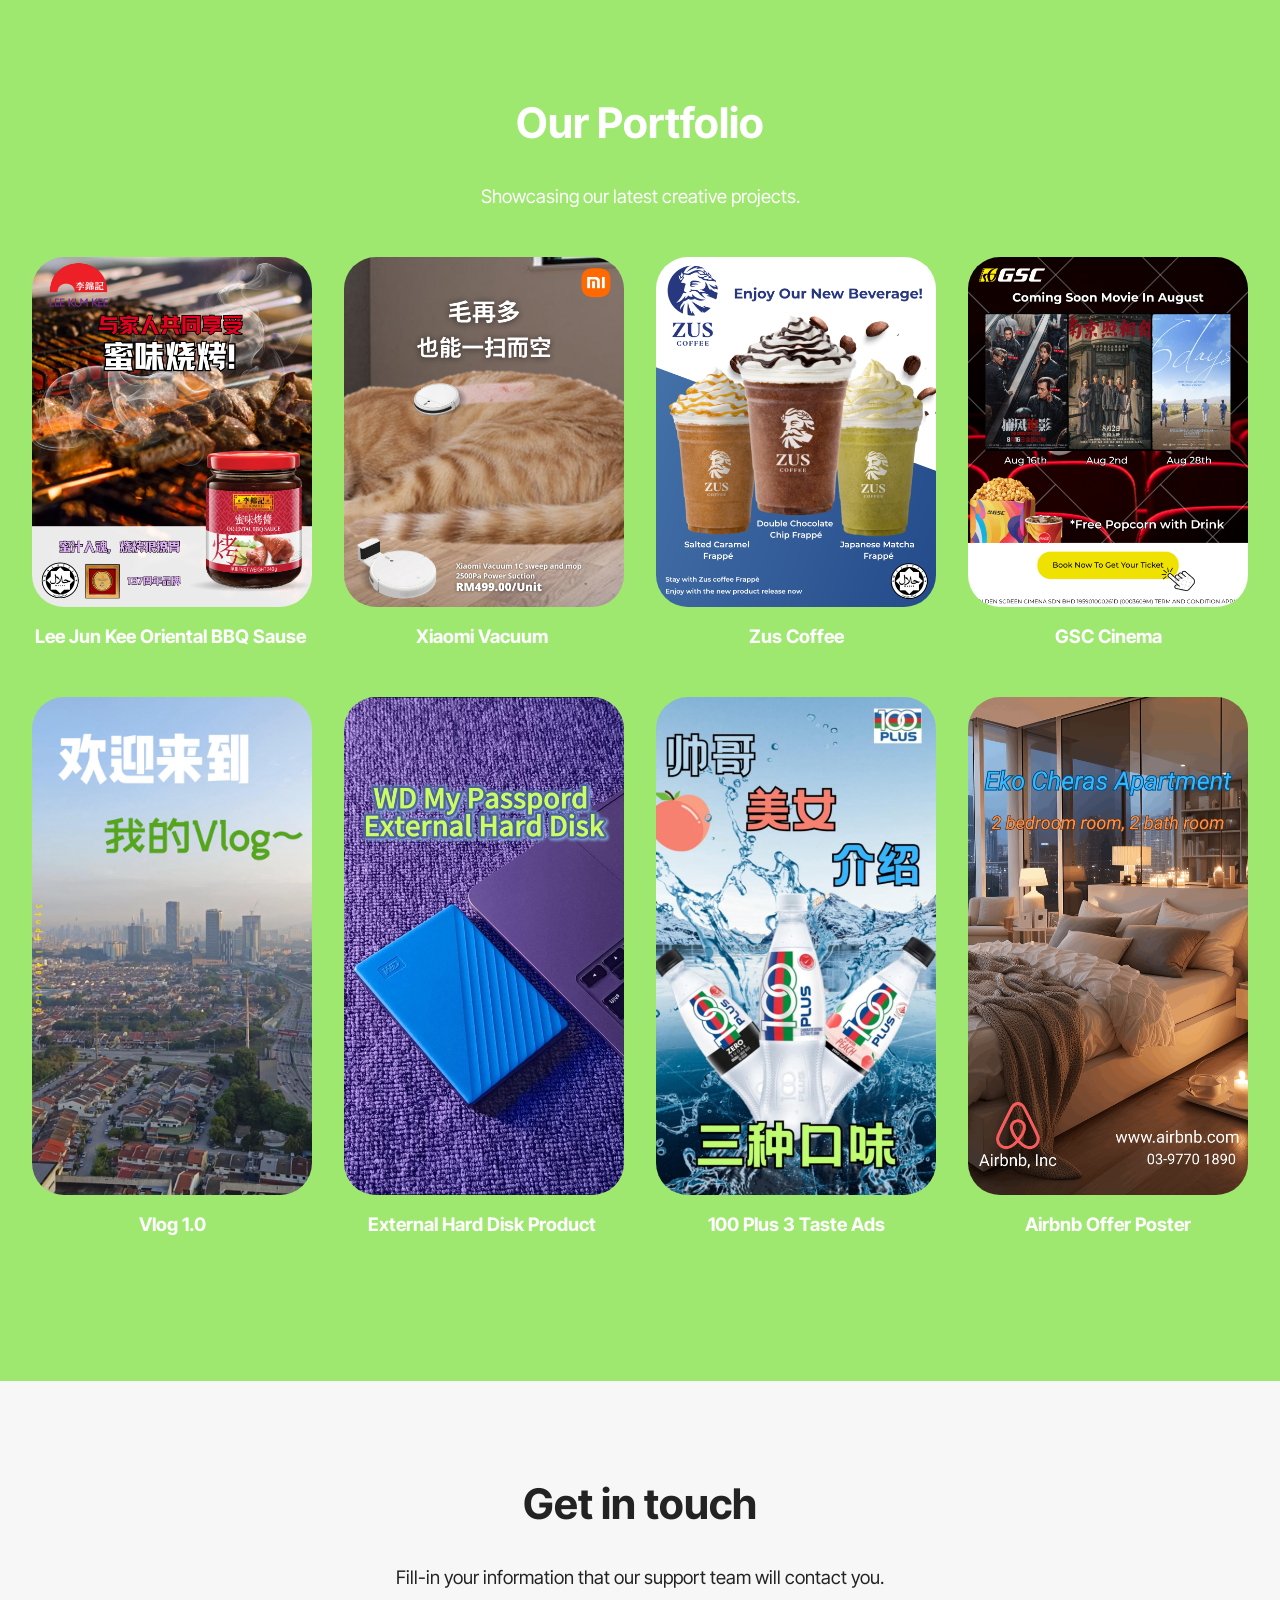
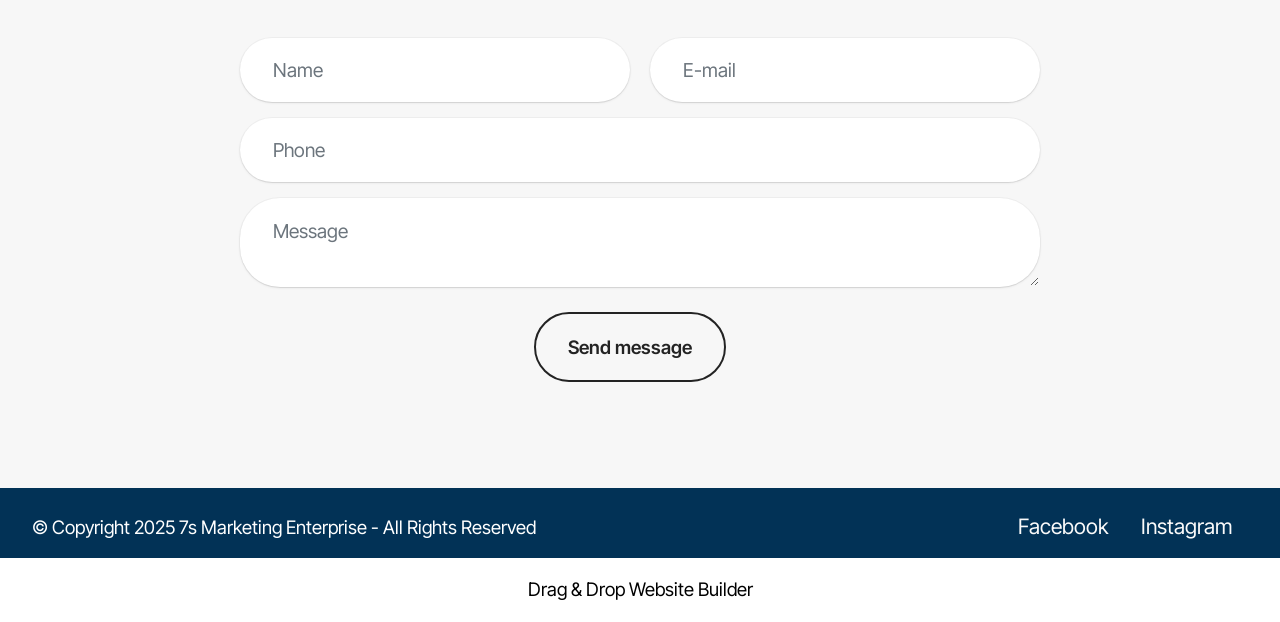
<file: Profolio.html>
<!DOCTYPE html>
<html  >
<head>
  <!-- Site made with Mobirise Website Builder v6.1.4, https://mobirise.com -->
  <meta charset="UTF-8">
  <meta http-equiv="X-UA-Compatible" content="IE=edge">
  <meta name="generator" content="Mobirise v6.1.4, mobirise.com">
  <meta name="viewport" content="width=device-width, initial-scale=1, minimum-scale=1">
  <link rel="shortcut icon" href="assets/images/logo5.png" type="image/x-icon">
  <meta name="description" content="">
  
  
  <title>Profolio</title>
  <link rel="stylesheet" href="assets/bootstrap/css/bootstrap.min.css">
  <link rel="stylesheet" href="assets/theme/css/style.css">
  <link rel="preload" href="https://fonts.googleapis.com/css?family=Inter+Tight:100,200,300,400,500,600,700,800,900,100i,200i,300i,400i,500i,600i,700i,800i,900i&display=swap" as="style" onload="this.onload=null;this.rel='stylesheet'">
  <noscript><link rel="stylesheet" href="https://fonts.googleapis.com/css?family=Inter+Tight:100,200,300,400,500,600,700,800,900,100i,200i,300i,400i,500i,600i,700i,800i,900i&display=swap"></noscript>
  <link rel="preload" as="style" href="assets/mobirise/css/mbr-additional.css?v=WE8hBj"><link rel="stylesheet" href="assets/mobirise/css/mbr-additional.css?v=WE8hBj" type="text/css">

  
  
  
</head>
<body>
  
  <section data-bs-version="5.1" class="gallery3 cid-uYUNUV3Hpl" id="gallery03-16">
    
    
    <div class="container">
      <div class="row justify-content-center">
        <div class="col-12 content-head">
          <div class="mbr-section-head mb-5">
            <h4 class="mbr-section-title mbr-fonts-style align-center mb-0 display-2"><strong>Our Portfolio</strong></h4>
            <h5 class="mbr-section-subtitle mbr-fonts-style align-center mb-0 mt-4 display-7">Showcasing our latest creative projects.</h5>
          </div>
        </div>
      </div>
      <div class="row">
        <div class="item features-image col-12 col-md-6 col-lg-3">
          <div class="item-wrapper">
            <div class="item-img">
              <img src="assets/images/2.sauce.png" alt="Mobirise Website Builder" title="" data-slide-to="0" data-bs-slide-to="0">
            </div>
            <div class="item-content align-left">
              <h5 class="item-title mbr-fonts-style mt-3 mb-3 display-7"><strong>Lee Jun Kee Oriental BBQ Sause&nbsp;</strong></h5>
              
            </div>
          </div>
        </div><div class="item features-image col-12 col-md-6 col-lg-3">
          <div class="item-wrapper">
            <div class="item-img">
              <img src="assets/images/5.vacuum-for-group-design.png" alt="Mobirise Website Builder" title="" data-slide-to="1" data-bs-slide-to="1">
            </div>
            <div class="item-content align-left">
              <h5 class="item-title mbr-fonts-style mt-3 mb-3 display-7"><strong>Xiaomi Vacuum&nbsp;</strong></h5>
              
            </div>
          </div>
        </div>
        <div class="item features-image col-12 col-md-6 col-lg-3">
          <div class="item-wrapper">
            <div class="item-img">
              <img src="assets/images/1.zus-coffee-coming-soon.png" alt="Mobirise Website Builder" title="" data-slide-to="2" data-bs-slide-to="2">
            </div>
            <div class="item-content align-left">
              <h5 class="item-title mbr-fonts-style mt-3 mb-3 display-7">
                <strong>Zus Coffee</strong></h5>
              
            </div>
          </div>
        </div>
        
        <div class="item features-image col-12 col-md-6 col-lg-3">
          <div class="item-wrapper">
            <div class="item-img">
              <img src="assets/images/3.cinema.png" alt="Mobirise Website Builder" title="" data-slide-to="3" data-bs-slide-to="3">
            </div>
            <div class="item-content align-left">
              <h5 class="item-title mbr-fonts-style mt-3 mb-3 display-7">
                <strong>GSC Cinema</strong></h5>
              
            </div>
          </div>
        </div><div class="item features-image col-12 col-md-6 col-lg-3">
          <div class="item-wrapper">
            <div class="item-img">
              <img src="assets/images/cheehai-studentlifevlog-e5b081e99da2-1440x2560.jpg" alt="Mobirise Website Builder" title="" data-slide-to="4" data-bs-slide-to="4">
            </div>
            <div class="item-content align-left">
              <h5 class="item-title mbr-fonts-style mt-3 mb-3 display-7"><strong>Vlog 1.0</strong></h5>
              
            </div>
          </div>
        </div><div class="item features-image col-12 col-md-6 col-lg-3">
          <div class="item-wrapper">
            <div class="item-img">
              <img src="assets/images/cheehai-productad-e5b081e99da2-1080x1920.jpg" alt="Mobirise Website Builder" title="" data-slide-to="5" data-bs-slide-to="5">
            </div>
            <div class="item-content align-left">
              <h5 class="item-title mbr-fonts-style mt-3 mb-3 display-7"><strong>External Hard Disk Product&nbsp;</strong></h5>
              
            </div>
          </div>
        </div><div class="item features-image col-12 col-md-6 col-lg-3">
          <div class="item-wrapper">
            <div class="item-img">
              <img src="assets/images/cheehai-10020plus-e5b081e99da2-1080x1920.jpg" alt="Mobirise Website Builder" title="" data-slide-to="6" data-bs-slide-to="6">
            </div>
            <div class="item-content align-left">
              <h5 class="item-title mbr-fonts-style mt-3 mb-3 display-7">
                <strong>100 Plus 3 Taste Ads</strong></h5>
              
            </div>
          </div>
        </div><div class="item features-image col-12 col-md-6 col-lg-3">
          <div class="item-wrapper">
            <div class="item-img">
              <img src="assets/images/4.vertical20post-1080x1920.png" alt="Mobirise Website Builder" title="" data-slide-to="7" data-bs-slide-to="7">
            </div>
            <div class="item-content align-left">
              <h5 class="item-title mbr-fonts-style mt-3 mb-3 display-7"><strong>Airbnb Offer Poster</strong></h5>
              
            </div>
          </div>
        </div>
      </div>
    </div>
  </section>

<section data-bs-version="5.1" class="form5 cid-uYUNUVDDDV" id="form02-18">
    
    
    <div class="container">
        <div class="row justify-content-center">
            <div class="col-12 content-head">
                <div class="mbr-section-head mb-5">
                    <h3 class="mbr-section-title mbr-fonts-style align-center mb-0 display-2">
                        <strong>Get in touch</strong></h3>
                    <h4 class="mbr-section-subtitle mbr-fonts-style align-center mb-0 mt-4 display-7">
                        Fill-in your information that our support team will contact you.</h4>
                </div>
            </div>
        </div>
        <div class="row justify-content-center">
            <div class="col-lg-8 mx-auto mbr-form" data-form-type="formoid">
                <form action="https://mobirise.eu/" method="POST" class="mbr-form form-with-styler" data-form-title="Form Name"><input type="hidden" name="email" data-form-email="true" value="tznKKoE/SGDZCaxSRpgefBJMIKXaYIqk7pui9c5h4ZhwBpScLUfFx5AAEQtNYuvnA5cd3sCW/4F/MsmteFMSAP7bW3wuIpmF6jnvZq7pFu70qVh3wQRayr3e4hdlBPoH">
                    <div class="row">
                        <div hidden="hidden" data-form-alert="" class="alert alert-success col-12">Thanks for filling out the form!</div>
                        <div hidden="hidden" data-form-alert-danger="" class="alert alert-danger col-12">
                            Oops...! some problem!
                        </div>
                    </div>
                    <div class="dragArea row">
                        <div class="col-md col-sm-12 form-group mb-3" data-for="name">
                            <input type="text" name="name" placeholder="Name" data-form-field="name" class="form-control" value="" id="name-form02-18">
                        </div>
                        <div class="col-md col-sm-12 form-group mb-3" data-for="email">
                            <input type="email" name="email" placeholder="E-mail" data-form-field="email" class="form-control" value="" id="email-form02-18">
                        </div>
                        <div class="col-12 form-group mb-3" data-for="phone">
                            <input type="tel" name="phone" placeholder="Phone" data-form-field="phone" class="form-control" value="" id="phone-form02-18">
                        </div>
                        <div class="col-12 form-group mb-3" data-for="textarea">
                            <textarea name="textarea" placeholder="Message" data-form-field="textarea" class="form-control" id="textarea-form02-18"></textarea>
                        </div>
                        <div class="col-lg-12 col-md-12 col-sm-12 align-center mbr-section-btn"><button type="submit" class="btn btn-black-outline display-7">Send message</button></div>
                    </div>
                </form>
            </div>
        </div>
    </div>
</section>

<section data-bs-version="5.1" class="footer2 cid-uYUNUVNXPy" once="footers" id="footer02-19">
    

    
    

    <div class="container">
        <div class="row">
            <div class="col-12 col-lg-6 center mt-2 mb-3">
                <p class="mbr-fonts-style copyright mb-0 display-7">
                    © Copyright 2025 7s Marketing Enterprise - All Rights Reserved</p>
            </div>
            <div class="col-12 col-lg-6 center">
                <div class="row-links mt-2 mb-3">
                    <ul class="row-links-soc">
                        
                        
                        
                        
                    <li class="row-links-soc-item mbr-fonts-style display-7"></li><li class="row-links-soc-item mbr-fonts-style display-4"><a href="http://www.facebook.com" class="text-white" target="_blank">Facebook</a></li><li class="row-links-soc-item mbr-fonts-style display-4"><a href="http://www.instagram.com" class="text-white" target="_blank">Instagram</a></li></ul>
                </div>
            </div>
        </div>
    </div>
</section><section class="display-7" style="padding: 0;align-items: center;justify-content: center;flex-wrap: wrap;    align-content: center;display: flex;position: relative;height: 4rem;"><a href="https://mobiri.se/4250551" style="flex: 1 1;height: 4rem;position: absolute;width: 100%;z-index: 1;"><img alt="" style="height: 4rem;" src="[data-uri]"></a><p style="margin: 0;text-align: center;" class="display-7">&#8204;</p><a style="z-index:1" href="https://mobirise.com/drag-drop-website-builder.html">Drag & Drop Website Builder</a></section><script src="assets/bootstrap/js/bootstrap.bundle.min.js"></script>  <script src="assets/smoothscroll/smooth-scroll.js"></script>  <script src="assets/ytplayer/index.js"></script>  <script src="assets/theme/js/script.js"></script>  <script src="assets/formoid/formoid.min.js"></script>  
  
  
</body>
</html>
</file>
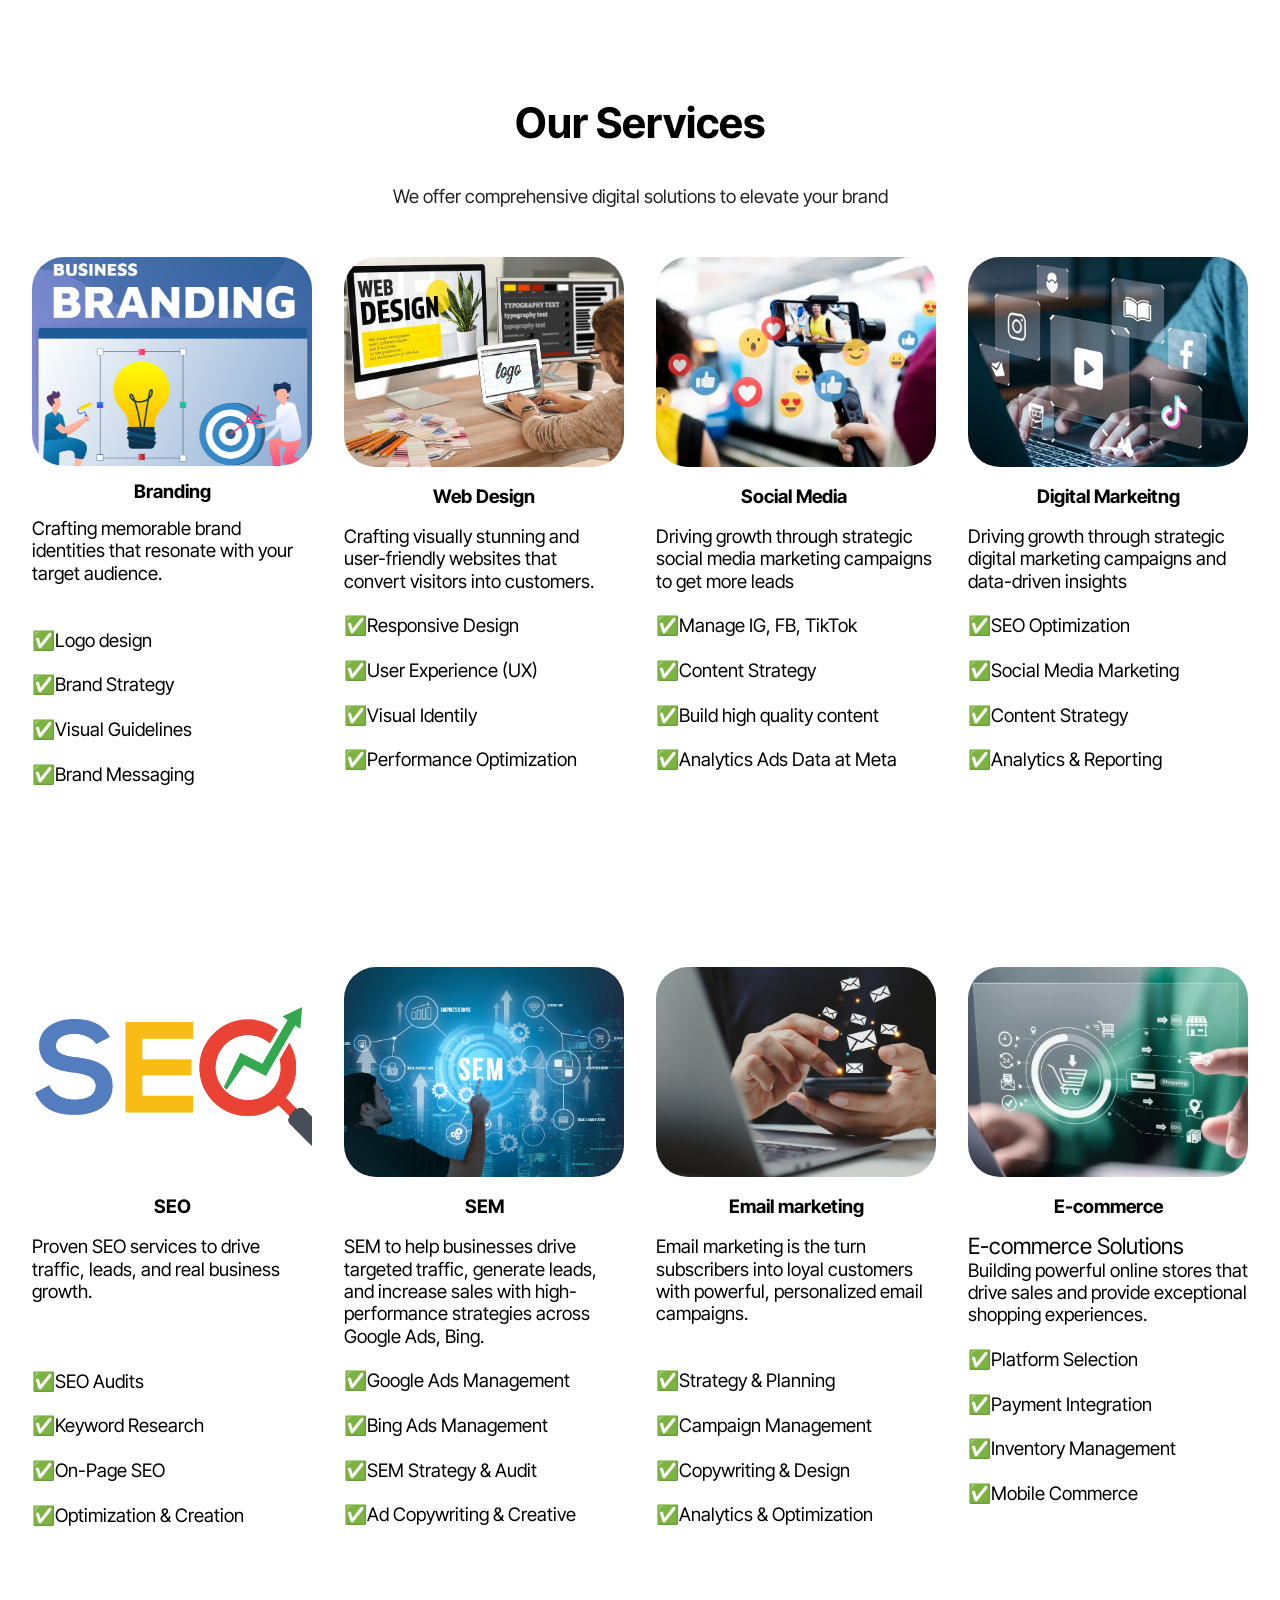
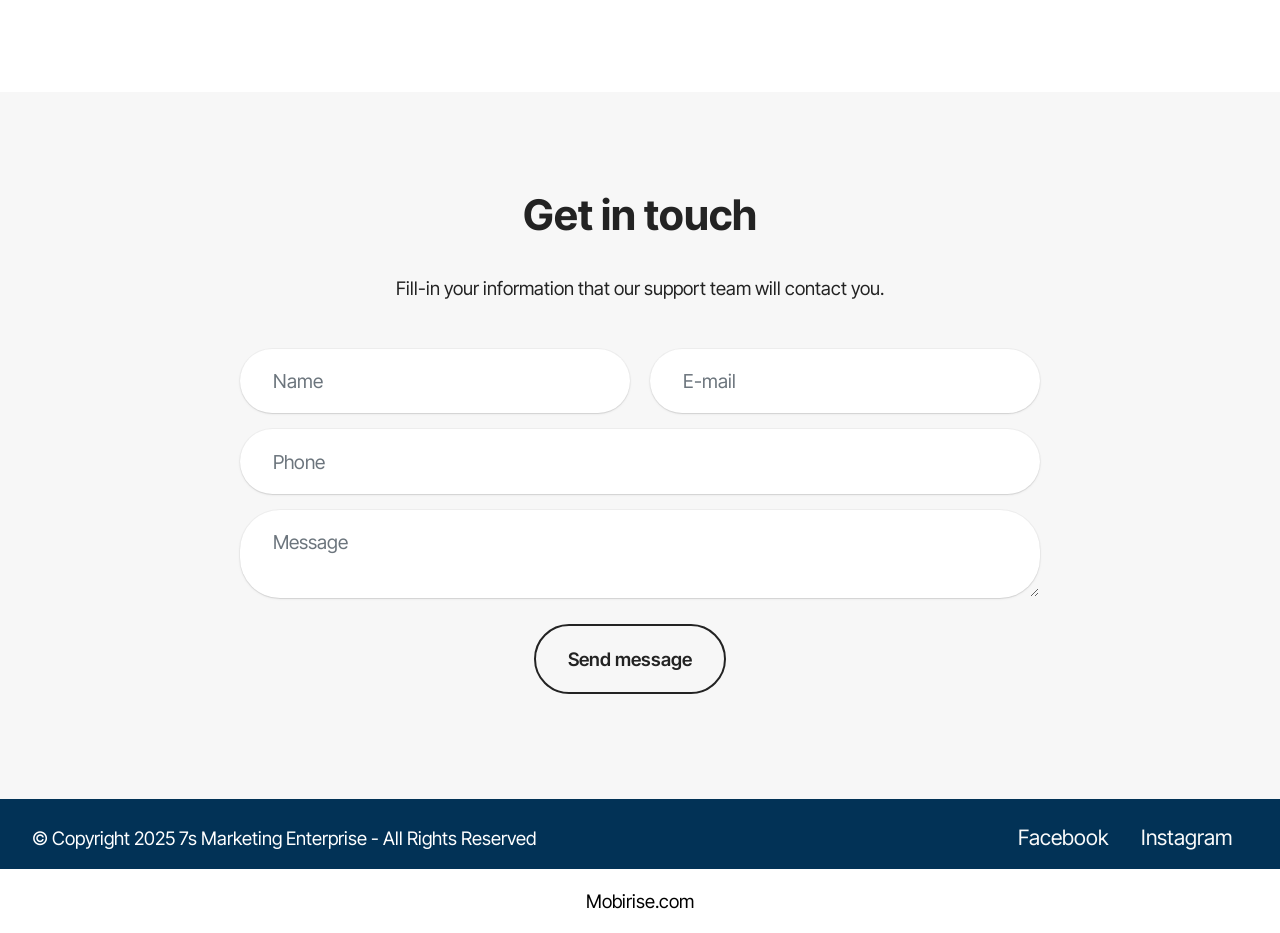
<file: services.html>
<!DOCTYPE html>
<html  >
<head>
  <!-- Site made with Mobirise Website Builder v6.1.4, https://mobirise.com -->
  <meta charset="UTF-8">
  <meta http-equiv="X-UA-Compatible" content="IE=edge">
  <meta name="generator" content="Mobirise v6.1.4, mobirise.com">
  <meta name="viewport" content="width=device-width, initial-scale=1, minimum-scale=1">
  <link rel="shortcut icon" href="assets/images/logo5.png" type="image/x-icon">
  <meta name="description" content="">
  
  
  <title>Services</title>
  <link rel="stylesheet" href="assets/bootstrap/css/bootstrap.min.css">
  <link rel="stylesheet" href="assets/theme/css/style.css">
  <link rel="preload" href="https://fonts.googleapis.com/css?family=Inter+Tight:100,200,300,400,500,600,700,800,900,100i,200i,300i,400i,500i,600i,700i,800i,900i&display=swap" as="style" onload="this.onload=null;this.rel='stylesheet'">
  <noscript><link rel="stylesheet" href="https://fonts.googleapis.com/css?family=Inter+Tight:100,200,300,400,500,600,700,800,900,100i,200i,300i,400i,500i,600i,700i,800i,900i&display=swap"></noscript>
  <link rel="preload" as="style" href="assets/mobirise/css/mbr-additional.css?v=I9ZsI9"><link rel="stylesheet" href="assets/mobirise/css/mbr-additional.css?v=I9ZsI9" type="text/css">

  
  
  
</head>
<body>
  
  <section data-bs-version="5.1" class="gallery3 cid-uYUKZgXagM" id="gallery03-l">
    
    
    <div class="container">
      <div class="row justify-content-center">
        <div class="col-12 content-head">
          <div class="mbr-section-head mb-5">
            <h4 class="mbr-section-title mbr-fonts-style align-center mb-0 display-2">
              <strong>Our Services</strong></h4>
            <h5 class="mbr-section-subtitle mbr-fonts-style align-center mb-0 mt-4 display-7">We offer comprehensive digital solutions to elevate your brand</h5>
          </div>
        </div>
      </div>
      <div class="row">
        <div class="item features-image col-12 col-md-6 col-lg-3 active">
          <div class="item-wrapper">
            <div class="item-img">
              <img src="assets/images/business-branding-3.png" alt="Mobirise Website Builder" title="" data-slide-to="1" data-bs-slide-to="1">
            </div>
            <div class="item-content align-left">
              <h5 class="item-title mbr-fonts-style mt-3 mb-3 display-7"><p>
                <strong>Branding</strong><br></p></h5>
              <h6 class="item-subtitle mbr-fonts-style mb-3 display-7">Crafting memorable brand
<div>identities that resonate with your target audience.</div><br><br>✅Logo design<br><br>✅Brand Strategy<br><br>✅Visual Guidelines<br><br>✅Brand Messaging<br><br><br><br><br><br><br><div>
              </div></h6>
            </div>
          </div>
        </div>
        
        <div class="item features-image col-12 col-md-6 col-lg-3">
          <div class="item-wrapper">
            <div class="item-img">
              <img src="assets/images/web-designer-scaled-1.jpeg" alt="Mobirise Website Builder" title="" data-slide-to="2" data-bs-slide-to="2">
            </div>
            <div class="item-content align-left">
              <h5 class="item-title mbr-fonts-style mt-3 mb-3 display-7">
                <strong>Web Design</strong></h5>
              <h6 class="item-subtitle mbr-fonts-style mb-3 display-7">Crafting visually stunning and <br>user-friendly websites that<br>convert visitors into customers.<br><br>✅Responsive Design<br><br><div>
</div><div>✅User Experience (UX)</div><div><br></div><div>✅Visual Identily</div><div><br></div><div>✅Performance Optimization</div><div>
</div><div>
</div></h6>
              
            </div>
          </div>
        </div><div class="item features-image col-12 col-md-6 col-lg-3">
          <div class="item-wrapper">
            <div class="item-img">
              <img src="assets/images/visit-social-media.jpeg" alt="Mobirise Website Builder" title="" data-slide-to="3" data-bs-slide-to="3">
            </div>
            <div class="item-content align-left">
              <h5 class="item-title mbr-fonts-style mt-3 mb-3 display-7">
                <strong>Social Media&nbsp;</strong></h5>
              <h6 class="item-subtitle mbr-fonts-style mb-3 display-7">Driving growth through strategic social media marketing campaigns to get more leads<br><br>✅Manage IG, FB, TikTok<div><br></div><div>✅Content Strategy</div><div><br></div><div>✅Build high quality content</div><div><br></div><div>✅Analytics Ads Data at Meta<br><br></div></h6>
            </div>
          </div>
        </div><div class="item features-image col-12 col-md-6 col-lg-3">
          <div class="item-wrapper">
            <div class="item-img">
              <img src="assets/images/dm-1.png" alt="Mobirise Website Builder" title="" data-slide-to="4" data-bs-slide-to="4">
            </div>
            <div class="item-content align-left">
              <h5 class="item-title mbr-fonts-style mt-3 mb-3 display-7">
                <strong>Digital Markeitng</strong></h5>
              <h6 class="item-subtitle mbr-fonts-style mb-3 display-7">
                Driving growth through strategic digital marketing campaigns and data-driven insights<br><br>✅SEO Optimization<br><br><div>
</div><div>✅Social Media Marketing</div><div><br></div><div>✅Content Strategy</div><div><br></div><div>✅Analytics &amp; Reporting</div><div><br></div><div>
</div><div>
</div></h6>
            </div>
          </div>
        </div><div class="item features-image col-12 col-md-6 col-lg-3">
          <div class="item-wrapper">
            <div class="item-img">
              <img src="assets/images/seo-1.png" alt="Mobirise Website Builder" title="" data-slide-to="5" data-bs-slide-to="5">
            </div>
            <div class="item-content align-left">
              <h5 class="item-title mbr-fonts-style mt-3 mb-3 display-7"><strong>SEO</strong></h5>
              <h6 class="item-subtitle mbr-fonts-style mb-3 display-7">Proven SEO services to drive traffic, leads, and real business growth.
<div>
</div><div><br></div><div><br></div><br><div>✅SEO Audits
</div><div><br></div><div>✅Keyword Research 
</div><div><br></div><div>✅On-Page SEO
</div><div><br></div><div>✅Optimization &amp; Creation</div><div>
</div><div>
</div><div>
</div></h6>
              
            </div>
          </div>
        </div><div class="item features-image col-12 col-md-6 col-lg-3">
          <div class="item-wrapper">
            <div class="item-img">
              <img src="assets/images/search-engine-marketing-sem-a-catalyst-for-your-real-estate-business-1.png" alt="Mobirise Website Builder" title="" data-slide-to="6" data-bs-slide-to="6">
            </div>
            <div class="item-content align-left">
              <h5 class="item-title mbr-fonts-style mt-3 mb-3 display-7">
                <strong>SEM</strong></h5>
              <h6 class="item-subtitle mbr-fonts-style mb-3 display-7">SEM to help businesses drive targeted traffic, generate leads, and increase sales with high-performance strategies across Google Ads, Bing.<br><br>✅Google Ads Management<div>
</div><div><br></div><div>✅Bing Ads Management</div><div><br></div><div>✅SEM Strategy &amp; Audit</div><div><br></div><div>✅Ad Copywriting &amp; Creative</div><div>
</div><div>
</div></h6>
              
            </div>
          </div>
        </div><div class="item features-image col-12 col-md-6 col-lg-3">
          <div class="item-wrapper">
            <div class="item-img">
              <img src="assets/images/email-marketing.jpeg" alt="Mobirise Website Builder" title="" data-slide-to="7" data-bs-slide-to="7">
            </div>
            <div class="item-content align-left">
              <h5 class="item-title mbr-fonts-style mt-3 mb-3 display-7">
                <strong>Email marketing</strong></h5>
              <h6 class="item-subtitle mbr-fonts-style mb-3 display-7">
                Email marketing is the turn subscribers into loyal customers with powerful, personalized email campaigns.<br><br><br>✅Strategy &amp; Planning<div>
</div><div><br></div><div>✅Campaign Management</div><div><br></div><div>✅Copywriting &amp; Design</div><div><br></div><div>✅Analytics &amp; Optimization</div><div><br></div><div>
</div><div>
</div></h6>
              
            </div>
          </div>
        </div><div class="item features-image col-12 col-md-6 col-lg-3">
          <div class="item-wrapper">
            <div class="item-img">
              <img src="assets/images/how-has-e-commerce-transformed-marketing-1.webp" alt="Mobirise Website Builder" title="" data-slide-to="8" data-bs-slide-to="8">
            </div>
            <div class="item-content align-left">
              <h5 class="item-title mbr-fonts-style mt-3 mb-3 display-7"><strong>E-commerce</strong></h5>
              <h6 class="item-subtitle mbr-fonts-style mb-3 display-7">
<div><span style="font-size: 1.4rem;">E-commerce Solutions</span><br></div><div>Building powerful online stores that drive sales and provide exceptional shopping experiences.
</div><div><br></div><div>✅Platform Selection
</div><div><br></div><div>✅Payment Integration
</div><div><br></div><div>✅Inventory Management
</div><div><br></div><div>✅Mobile Commerce
</div><div><br></div><div>
</div></h6>
              
            </div>
          </div>
        </div>
        
      </div>
    </div>
  </section>

<section data-bs-version="5.1" class="form5 cid-uYUKZhVLrg" id="form02-o">
    
    
    <div class="container">
        <div class="row justify-content-center">
            <div class="col-12 content-head">
                <div class="mbr-section-head mb-5">
                    <h3 class="mbr-section-title mbr-fonts-style align-center mb-0 display-2">
                        <strong>Get in touch</strong></h3>
                    <h4 class="mbr-section-subtitle mbr-fonts-style align-center mb-0 mt-4 display-7">
                        Fill-in your information that our support team will contact you.</h4>
                </div>
            </div>
        </div>
        <div class="row justify-content-center">
            <div class="col-lg-8 mx-auto mbr-form" data-form-type="formoid">
                <form action="https://mobirise.eu/" method="POST" class="mbr-form form-with-styler" data-form-title="Form Name"><input type="hidden" name="email" data-form-email="true" value="iz8WbxZhft1g7b8HVR1lQp6LT6dZFAttWTtm+kGQXWYgs0OsQw4fDiVjmx5aSoYq4Mh+aI7ZWO2dw1lK9uq2Td4L6sId3hUr5X5/9M0lB0kqGfLOHqFwU79ujPQNsCa0">
                    <div class="row">
                        <div hidden="hidden" data-form-alert="" class="alert alert-success col-12">Thanks for filling out the form!</div>
                        <div hidden="hidden" data-form-alert-danger="" class="alert alert-danger col-12">
                            Oops...! some problem!
                        </div>
                    </div>
                    <div class="dragArea row">
                        <div class="col-md col-sm-12 form-group mb-3" data-for="name">
                            <input type="text" name="name" placeholder="Name" data-form-field="name" class="form-control" value="" id="name-form02-o">
                        </div>
                        <div class="col-md col-sm-12 form-group mb-3" data-for="email">
                            <input type="email" name="email" placeholder="E-mail" data-form-field="email" class="form-control" value="" id="email-form02-o">
                        </div>
                        <div class="col-12 form-group mb-3" data-for="phone">
                            <input type="tel" name="phone" placeholder="Phone" data-form-field="phone" class="form-control" value="" id="phone-form02-o">
                        </div>
                        <div class="col-12 form-group mb-3" data-for="textarea">
                            <textarea name="textarea" placeholder="Message" data-form-field="textarea" class="form-control" id="textarea-form02-o"></textarea>
                        </div>
                        <div class="col-lg-12 col-md-12 col-sm-12 align-center mbr-section-btn"><button type="submit" class="btn btn-black-outline display-7">Send message</button></div>
                    </div>
                </form>
            </div>
        </div>
    </div>
</section>

<section data-bs-version="5.1" class="footer2 cid-uYUKZi6ORz" once="footers" id="footer02-p">
    

    
    

    <div class="container">
        <div class="row">
            <div class="col-12 col-lg-6 center mt-2 mb-3">
                <p class="mbr-fonts-style copyright mb-0 display-7">
                    © Copyright 2025 7s Marketing Enterprise - All Rights Reserved</p>
            </div>
            <div class="col-12 col-lg-6 center">
                <div class="row-links mt-2 mb-3">
                    <ul class="row-links-soc">
                        
                        
                        
                        
                    <li class="row-links-soc-item mbr-fonts-style display-7"></li><li class="row-links-soc-item mbr-fonts-style display-4"><a href="http://www.facebook.com" class="text-white" target="_blank">Facebook</a></li><li class="row-links-soc-item mbr-fonts-style display-4"><a href="http://www.instagram.com" class="text-white" target="_blank">Instagram</a></li></ul>
                </div>
            </div>
        </div>
    </div>
</section><section class="display-7" style="padding: 0;align-items: center;justify-content: center;flex-wrap: wrap;    align-content: center;display: flex;position: relative;height: 4rem;"><a href="https://mobiri.se/4250551" style="flex: 1 1;height: 4rem;position: absolute;width: 100%;z-index: 1;"><img alt="" style="height: 4rem;" src="[data-uri]"></a><p style="margin: 0;text-align: center;" class="display-7">&#8204;</p><a style="z-index:1" href="https://mobirise.com">Mobirise.com </a></section><script src="assets/bootstrap/js/bootstrap.bundle.min.js"></script>  <script src="assets/smoothscroll/smooth-scroll.js"></script>  <script src="assets/ytplayer/index.js"></script>  <script src="assets/theme/js/script.js"></script>  <script src="assets/formoid/formoid.min.js"></script>  
  
  
</body>
</html>
</file>
<file: assets/parallax/jarallax.css>
.jarallax {
    position: relative;
    z-index: 0;
}
.jarallax > .jarallax-img {
    position: absolute;
    object-fit: cover;
    /* support for plugin https://github.com/bfred-it/object-fit-images */
    font-family: 'object-fit: cover;';
    top: 0;
    left: 0;
    width: 100%;
    height: 100%;
    z-index: -1;
}
</file>
<file: assets/theme/css/style.css>
@charset "UTF-8";
section {
  background-color: #ffffff;
}

body {
  font-style: normal;
  line-height: 1.5;
  font-weight: 400;
  color: #232323;
  position: relative;
}

button {
  background-color: transparent;
  border-color: transparent;
}

.embla__button,
.carousel-control {
  background-color: #edefea !important;
  opacity: 0.8 !important;
  color: #464845 !important;
  border-color: #edefea !important;
}

.carousel .close,
.modalWindow .close {
  background-color: #edefea !important;
  color: #464845 !important;
  border-color: #edefea !important;
  opacity: 0.8 !important;
}

.carousel .close:hover,
.modalWindow .close:hover {
  opacity: 1 !important;
}

.carousel-indicators li {
  background-color: #edefea !important;
  border: 2px solid #464845 !important;
}

.carousel-indicators li:hover,
.carousel-indicators li:active {
  opacity: 0.8 !important;
}

.embla__button:hover,
.carousel-control:hover {
  background-color: #edefea !important;
  opacity: 1 !important;
}

.modalWindow-video-container {
  height: 80%;
}

section,
.container,
.container-fluid {
  position: relative;
  word-wrap: break-word;
}

a.mbr-iconfont:hover {
  text-decoration: none;
}

.article .lead p,
.article .lead ul,
.article .lead ol,
.article .lead pre,
.article .lead blockquote {
  margin-bottom: 0;
}

a {
  font-style: normal;
  font-weight: 400;
  cursor: pointer;
}
a, a:hover {
  text-decoration: none;
}

.mbr-section-title {
  font-style: normal;
  line-height: 1.3;
}

.mbr-section-subtitle {
  line-height: 1.3;
}

.mbr-text {
  font-style: normal;
  line-height: 1.7;
}

h1,
h2,
h3,
h4,
h5,
h6,
.display-1,
.display-2,
.display-4,
.display-5,
.display-7,
span,
p,
a {
  line-height: 1;
  word-break: break-word;
  word-wrap: break-word;
  font-weight: 400;
}

b,
strong {
  font-weight: bold;
}

input:-webkit-autofill, input:-webkit-autofill:hover, input:-webkit-autofill:focus, input:-webkit-autofill:active {
  transition-delay: 9999s;
  -webkit-transition-property: background-color, color;
  transition-property: background-color, color;
}

textarea[type=hidden] {
  display: none;
}

section {
  background-position: 50% 50%;
  background-repeat: no-repeat;
  background-size: cover;
}
section .mbr-background-video,
section .mbr-background-video-preview {
  position: absolute;
  bottom: 0;
  left: 0;
  right: 0;
  top: 0;
}

.hidden {
  visibility: hidden;
}

.mbr-z-index20 {
  z-index: 20;
}

/*! Base colors */
.mbr-white {
  color: #ffffff;
}

.mbr-black {
  color: #111111;
}

.mbr-bg-white {
  background-color: #ffffff;
}

.mbr-bg-black {
  background-color: #000000;
}

/*! Text-aligns */
.align-left {
  text-align: left;
}

.align-center {
  text-align: center;
}

.align-right {
  text-align: right;
}

/*! Font-weight  */
.mbr-light {
  font-weight: 300;
}

.mbr-regular {
  font-weight: 400;
}

.mbr-semibold {
  font-weight: 500;
}

.mbr-bold {
  font-weight: 700;
}

/*! Media  */
.media-content {
  flex-basis: 100%;
}

.media-container-row {
  display: flex;
  flex-direction: row;
  flex-wrap: wrap;
  justify-content: center;
  align-content: center;
  align-items: start;
}
.media-container-row .media-size-item {
  width: 400px;
}

.media-container-column {
  display: flex;
  flex-direction: column;
  flex-wrap: wrap;
  justify-content: center;
  align-content: center;
  align-items: stretch;
}
.media-container-column > * {
  width: 100%;
}

@media (min-width: 992px) {
  .media-container-row {
    flex-wrap: nowrap;
  }
}
figure {
  margin-bottom: 0;
  overflow: hidden;
}

figure[mbr-media-size] {
  transition: width 0.1s;
}

img,
iframe {
  display: block;
  width: 100%;
}

.card {
  background-color: transparent;
  border: none;
}

.card-box {
  width: 100%;
}

.card-img {
  text-align: center;
  flex-shrink: 0;
  -webkit-flex-shrink: 0;
}

.media {
  max-width: 100%;
  margin: 0 auto;
}

.mbr-figure {
  align-self: center;
}

.media-container > div {
  max-width: 100%;
}

.mbr-figure img,
.card-img img {
  width: 100%;
}

@media (max-width: 991px) {
  .media-size-item {
    width: auto !important;
  }
  .media {
    width: auto;
  }
  .mbr-figure {
    width: 100% !important;
  }
}
/*! Buttons */
.mbr-section-btn {
  margin-left: -0.6rem;
  margin-right: -0.6rem;
  font-size: 0;
}

.btn {
  font-weight: 600;
  border-width: 1px;
  font-style: normal;
  margin: 0.6rem 0.6rem;
  white-space: normal;
  transition: all 0.2s ease-in-out;
  display: inline-flex;
  align-items: center;
  justify-content: center;
  word-break: break-word;
}

.btn-sm {
  font-weight: 600;
  letter-spacing: 0px;
  transition: all 0.3s ease-in-out;
}

.btn-md {
  font-weight: 600;
  letter-spacing: 0px;
  transition: all 0.3s ease-in-out;
}

.btn-lg {
  font-weight: 600;
  letter-spacing: 0px;
  transition: all 0.3s ease-in-out;
}

.btn-form {
  margin: 0;
}
.btn-form:hover {
  cursor: pointer;
}

nav .mbr-section-btn {
  margin-left: 0rem;
  margin-right: 0rem;
}

/*! Btn icon margin */
.btn .mbr-iconfont,
.btn.btn-sm .mbr-iconfont {
  order: 1;
  cursor: pointer;
  margin-left: 0.5rem;
  vertical-align: sub;
}

.btn.btn-md .mbr-iconfont,
.btn.btn-md .mbr-iconfont {
  margin-left: 0.8rem;
}

.mbr-regular {
  font-weight: 400;
}

.mbr-semibold {
  font-weight: 500;
}

.mbr-bold {
  font-weight: 700;
}

[type=submit] {
  -webkit-appearance: none;
}

/*! Full-screen */
.mbr-fullscreen .mbr-overlay {
  min-height: 100vh;
}

.mbr-fullscreen {
  display: flex;
  display: -moz-flex;
  display: -ms-flex;
  display: -o-flex;
  align-items: center;
  min-height: 100vh;
  padding-top: 3rem;
  padding-bottom: 3rem;
}

/*! Map */
.map {
  height: 25rem;
  position: relative;
}
.map iframe {
  width: 100%;
  height: 100%;
}

/*! Scroll to top arrow */
.mbr-arrow-up {
  bottom: 25px;
  right: 90px;
  position: fixed;
  text-align: right;
  z-index: 5000;
  color: #ffffff;
  font-size: 22px;
}

.mbr-arrow-up a {
  background: rgba(0, 0, 0, 0.2);
  border-radius: 50%;
  color: #fff;
  display: inline-block;
  height: 60px;
  width: 60px;
  border: 2px solid #fff;
  outline-style: none !important;
  position: relative;
  text-decoration: none;
  transition: all 0.3s ease-in-out;
  cursor: pointer;
  text-align: center;
}
.mbr-arrow-up a:hover {
  background-color: rgba(0, 0, 0, 0.4);
}
.mbr-arrow-up a i {
  line-height: 60px;
}

.mbr-arrow-up-icon {
  display: block;
  color: #fff;
}

.mbr-arrow-up-icon::before {
  content: "›";
  display: inline-block;
  font-family: serif;
  font-size: 22px;
  line-height: 1;
  font-style: normal;
  position: relative;
  top: 6px;
  left: -4px;
  transform: rotate(-90deg);
}

/*! Arrow Down */
.mbr-arrow {
  position: absolute;
  bottom: 45px;
  left: 50%;
  width: 60px;
  height: 60px;
  cursor: pointer;
  background-color: rgba(80, 80, 80, 0.5);
  border-radius: 50%;
  transform: translateX(-50%);
}
@media (max-width: 767px) {
  .mbr-arrow {
    display: none;
  }
}
.mbr-arrow > a {
  display: inline-block;
  text-decoration: none;
  outline-style: none;
  animation: arrowdown 1.7s ease-in-out infinite;
  color: #ffffff;
}
.mbr-arrow > a > i {
  position: absolute;
  top: -2px;
  left: 15px;
  font-size: 2rem;
}

#scrollToTop a i::before {
  content: "";
  position: absolute;
  display: block;
  border-bottom: 2.5px solid #fff;
  border-left: 2.5px solid #fff;
  width: 27.8%;
  height: 27.8%;
  left: 50%;
  top: 51%;
  transform: translateY(-30%) translateX(-50%) rotate(135deg);
}

@keyframes arrowdown {
  0% {
    transform: translateY(0px);
  }
  50% {
    transform: translateY(-5px);
  }
  100% {
    transform: translateY(0px);
  }
}
@media (max-width: 500px) {
  .mbr-arrow-up {
    left: 0;
    right: 0;
    text-align: center;
  }
}
/*Gradients animation*/
@keyframes gradient-animation {
  from {
    background-position: 0% 100%;
    animation-timing-function: ease-in-out;
  }
  to {
    background-position: 100% 0%;
    animation-timing-function: ease-in-out;
  }
}
.bg-gradient {
  background-size: 200% 200%;
  animation: gradient-animation 5s infinite alternate;
  -webkit-animation: gradient-animation 5s infinite alternate;
}

.menu .navbar-brand {
  display: -webkit-flex;
}
.menu .navbar-brand span {
  display: flex;
  display: -webkit-flex;
}
.menu .navbar-brand .navbar-caption-wrap {
  display: -webkit-flex;
}
.menu .navbar-brand .navbar-logo img {
  display: -webkit-flex;
  width: auto;
}
@media (min-width: 768px) and (max-width: 991px) {
  .menu .navbar-toggleable-sm .navbar-nav {
    display: -ms-flexbox;
  }
}
@media (max-width: 991px) {
  .menu .navbar-collapse {
    max-height: 93.5vh;
  }
  .menu .navbar-collapse.show {
    overflow: auto;
  }
}
@media (min-width: 992px) {
  .menu .navbar-nav.nav-dropdown {
    display: -webkit-flex;
  }
  .menu .navbar-toggleable-sm .navbar-collapse {
    display: -webkit-flex !important;
  }
  .menu .collapsed .navbar-collapse {
    max-height: 93.5vh;
  }
  .menu .collapsed .navbar-collapse.show {
    overflow: auto;
  }
}
@media (max-width: 767px) {
  .menu .navbar-collapse {
    max-height: 80vh;
  }
}

.nav-link .mbr-iconfont {
  margin-right: 0.5rem;
}

.navbar {
  display: -webkit-flex;
  -webkit-flex-wrap: wrap;
  -webkit-align-items: center;
  -webkit-justify-content: space-between;
}

.navbar-collapse {
  -webkit-flex-basis: 100%;
  -webkit-flex-grow: 1;
  -webkit-align-items: center;
}

.nav-dropdown .link {
  padding: 0.667em 1.667em !important;
  margin: 0 !important;
}

.nav {
  display: -webkit-flex;
  -webkit-flex-wrap: wrap;
}

.row {
  display: -webkit-flex;
  -webkit-flex-wrap: wrap;
}

.justify-content-center {
  -webkit-justify-content: center;
}

.form-inline {
  display: -webkit-flex;
}

.card-wrapper {
  -webkit-flex: 1;
}

.carousel-control {
  z-index: 10;
  display: -webkit-flex;
}

.carousel-controls {
  display: -webkit-flex;
}

.media {
  display: -webkit-flex;
}

.form-group:focus {
  outline: none;
}

.jq-selectbox__select {
  padding: 7px 0;
  position: relative;
}

.jq-selectbox__dropdown {
  overflow: hidden;
  border-radius: 10px;
  position: absolute;
  top: 100%;
  left: 0 !important;
  width: 100% !important;
}

.jq-selectbox__trigger-arrow {
  right: 0;
  transform: translateY(-50%);
}

.jq-selectbox li {
  padding: 1.07em 0.5em;
}

input[type=range] {
  padding-left: 0 !important;
  padding-right: 0 !important;
}

.modal-dialog,
.modal-content {
  height: 100%;
}

.modal-dialog .carousel-inner {
  height: calc(100vh - 1.75rem);
}
@media (max-width: 575px) {
  .modal-dialog .carousel-inner {
    height: calc(100vh - 1rem);
  }
}

.carousel-item {
  text-align: center;
}

.carousel-item img {
  margin: auto;
}

.navbar-toggler {
  align-self: flex-start;
  padding: 0.25rem 0.75rem;
  font-size: 1.25rem;
  line-height: 1;
  background: transparent;
  border: 1px solid transparent;
  border-radius: 0.25rem;
}

.navbar-toggler:focus,
.navbar-toggler:hover {
  text-decoration: none;
  box-shadow: none;
}

.navbar-toggler-icon {
  display: inline-block;
  width: 1.5em;
  height: 1.5em;
  vertical-align: middle;
  content: "";
  background: no-repeat center center;
  background-size: 100% 100%;
}

.navbar-toggler-left {
  position: absolute;
  left: 1rem;
}

.navbar-toggler-right {
  position: absolute;
  right: 1rem;
}

.card-img {
  width: auto;
}

.menu .navbar.collapsed:not(.beta-menu) {
  flex-direction: column;
}

.carousel-item.active,
.carousel-item-next,
.carousel-item-prev {
  display: flex;
}

.note-air-layout .dropup .dropdown-menu,
.note-air-layout .navbar-fixed-bottom .dropdown .dropdown-menu {
  bottom: initial !important;
}

html,
body {
  height: auto;
  min-height: 100vh;
}

.dropup .dropdown-toggle::after {
  display: none;
}

.form-asterisk {
  font-family: initial;
  position: absolute;
  top: -2px;
  font-weight: normal;
}

.form-control-label {
  position: relative;
  cursor: pointer;
  margin-bottom: 0.357em;
  padding: 0;
}

.alert {
  color: #ffffff;
  border-radius: 0;
  border: 0;
  font-size: 1.1rem;
  line-height: 1.5;
  margin-bottom: 1.875rem;
  padding: 1.25rem;
  position: relative;
  text-align: center;
}
.alert.alert-form::after {
  background-color: inherit;
  bottom: -7px;
  content: "";
  display: block;
  height: 14px;
  left: 50%;
  margin-left: -7px;
  position: absolute;
  transform: rotate(45deg);
  width: 14px;
}

.form-control {
  background-color: #ffffff;
  background-clip: border-box;
  color: #232323;
  line-height: 1rem !important;
  height: auto;
  padding: 1.2rem 2rem;
  transition: border-color 0.25s ease 0s;
  border: 1px solid transparent !important;
  border-radius: 4px;
  box-shadow: rgba(0, 0, 0, 0.07) 0px 1px 1px 0px, rgba(0, 0, 0, 0.07) 0px 1px 3px 0px, rgba(0, 0, 0, 0.03) 0px 0px 0px 1px;
}
.form-active .form-control:invalid {
  border-color: red;
}

.row > * {
  padding-right: 1rem;
  padding-left: 1rem;
}

form .row {
  margin-left: -0.6rem;
  margin-right: -0.6rem;
}
form .row [class*=col] {
  padding-left: 0.6rem;
  padding-right: 0.6rem;
}

form .mbr-section-btn {
  padding-left: 0.6rem;
  padding-right: 0.6rem;
}

form .form-check-input {
  margin-top: 0.5;
}

textarea.form-control {
  line-height: 1.5rem !important;
}

.form-group {
  margin-bottom: 1.2rem;
}

.form-control,
form .btn {
  min-height: 48px;
}

.gdpr-block label span.textGDPR input[name=gdpr] {
  top: 7px;
}

.form-control:focus {
  box-shadow: none;
}

:focus {
  outline: none;
}

.mbr-overlay {
  background-color: #000;
  bottom: 0;
  left: 0;
  opacity: 0.5;
  position: absolute;
  right: 0;
  top: 0;
  z-index: 0;
  pointer-events: none;
}

blockquote {
  font-style: italic;
  padding: 3rem;
  font-size: 1.09rem;
  position: relative;
  border-left: 3px solid;
}

ul,
ol,
pre,
blockquote {
  margin-bottom: 2.3125rem;
}

.mt-4 {
  margin-top: 2rem !important;
}

.mb-4 {
  margin-bottom: 2rem !important;
}

.container,
.container-fluid {
  padding-left: 16px;
  padding-right: 16px;
}

.row {
  margin-left: -16px;
  margin-right: -16px;
}
.row > [class*=col] {
  padding-left: 16px;
  padding-right: 16px;
}

@media (min-width: 992px) {
  .container-fluid {
    padding-left: 32px;
    padding-right: 32px;
  }
}
@media (max-width: 991px) {
  .mbr-container {
    padding-left: 16px;
    padding-right: 16px;
  }
}
.app-video-wrapper > img {
  opacity: 1;
}

.app-video-wrapper {
  background: transparent;
}

.item {
  position: relative;
}

.dropdown-menu .dropdown-menu {
  left: 100%;
}

.dropdown-item + .dropdown-menu {
  display: none;
}

.dropdown-item:hover + .dropdown-menu,
.dropdown-menu:hover {
  display: block;
}

@media (min-aspect-ratio: 16/9) {
  .mbr-video-foreground {
    height: 300% !important;
    top: -100% !important;
  }
}
@media (max-aspect-ratio: 16/9) {
  .mbr-video-foreground {
    width: 300% !important;
    left: -100% !important;
  }
}.engine {
	position: absolute;
	text-indent: -2400px;
	text-align: center;
	padding: 0;
	top: 0;
	left: -2400px;
}
</file>
<file: assets/mobirise/css/mbr-additional.css>
.btn {
  border-width: 2px;
}
img,
.card-wrap,
.card-wrapper,
.video-wrapper,
.mbr-figure iframe,
.google-map iframe,
.slide-content,
.plan,
.card,
.item-wrapper {
  border-radius: 2rem !important;
}
.video-wrapper {
  overflow: hidden;
}
body {
  font-family: Inter Tight;
}
.display-1 {
  font-family: 'Inter Tight', sans-serif;
  font-size: 5rem;
  line-height: 1;
}
.display-1 > .mbr-iconfont {
  font-size: 6.25rem;
}
.display-2 {
  font-family: 'Inter Tight', sans-serif;
  font-size: 3rem;
  line-height: 1;
}
.display-2 > .mbr-iconfont {
  font-size: 3.75rem;
}
.display-4 {
  font-family: 'Inter Tight', sans-serif;
  font-size: 1.4rem;
  line-height: 1.5;
}
.display-4 > .mbr-iconfont {
  font-size: 1.75rem;
}
.display-5 {
  font-family: 'Inter Tight', sans-serif;
  font-size: 2rem;
  line-height: 1.5;
}
.display-5 > .mbr-iconfont {
  font-size: 2.5rem;
}
.display-7 {
  font-family: 'Inter Tight', sans-serif;
  font-size: 1.2rem;
  line-height: 1.3;
}
.display-7 > .mbr-iconfont {
  font-size: 1.5rem;
}
/* ---- Fluid typography for mobile devices ---- */
/* 1.4 - font scale ratio ( bootstrap == 1.42857 ) */
/* 100vw - current viewport width */
/* (48 - 20)  48 == 48rem == 768px, 20 == 20rem == 320px(minimal supported viewport) */
/* 0.65 - min scale variable, may vary */
@media (max-width: 992px) {
  .display-1 {
    font-size: 4rem;
  }
}
@media (max-width: 768px) {
  .display-1 {
    font-size: 3.5rem;
    font-size: calc( 2.4rem + (5 - 2.4) * ((100vw - 20rem) / (48 - 20)));
    line-height: calc( 1.1 * (2.4rem + (5 - 2.4) * ((100vw - 20rem) / (48 - 20))));
  }
  .display-2 {
    font-size: 2.4rem;
    font-size: calc( 1.7rem + (3 - 1.7) * ((100vw - 20rem) / (48 - 20)));
    line-height: calc( 1.3 * (1.7rem + (3 - 1.7) * ((100vw - 20rem) / (48 - 20))));
  }
  .display-4 {
    font-size: 1.12rem;
    font-size: calc( 1.14rem + (1.4 - 1.14) * ((100vw - 20rem) / (48 - 20)));
    line-height: calc( 1.4 * (1.14rem + (1.4 - 1.14) * ((100vw - 20rem) / (48 - 20))));
  }
  .display-5 {
    font-size: 1.6rem;
    font-size: calc( 1.35rem + (2 - 1.35) * ((100vw - 20rem) / (48 - 20)));
    line-height: calc( 1.4 * (1.35rem + (2 - 1.35) * ((100vw - 20rem) / (48 - 20))));
  }
  .display-7 {
    font-size: 0.96rem;
    font-size: calc( 1.07rem + (1.2 - 1.07) * ((100vw - 20rem) / (48 - 20)));
    line-height: calc( 1.4 * (1.07rem + (1.2 - 1.07) * ((100vw - 20rem) / (48 - 20))));
  }
}
@media (min-width: 992px) and (max-width: 1400px) {
  .display-1 {
    font-size: 3.5rem;
    font-size: calc( 2.4rem + (5 - 2.4) * ((100vw - 62rem) / (87 - 62)));
    line-height: calc( 1.1 * (2.4rem + (5 - 2.4) * ((100vw - 62rem) / (87 - 62))));
  }
  .display-2 {
    font-size: 2.4rem;
    font-size: calc( 1.7rem + (3 - 1.7) * ((100vw - 62rem) / (87 - 62)));
    line-height: calc( 1.3 * (1.7rem + (3 - 1.7) * ((100vw - 62rem) / (87 - 62))));
  }
  .display-4 {
    font-size: 1.12rem;
    font-size: calc( 1.14rem + (1.4 - 1.14) * ((100vw - 62rem) / (87 - 62)));
    line-height: calc( 1.4 * (1.14rem + (1.4 - 1.14) * ((100vw - 62rem) / (87 - 62))));
  }
  .display-5 {
    font-size: 1.6rem;
    font-size: calc( 1.35rem + (2 - 1.35) * ((100vw - 62rem) / (87 - 62)));
    line-height: calc( 1.4 * (1.35rem + (2 - 1.35) * ((100vw - 62rem) / (87 - 62))));
  }
  .display-7 {
    font-size: 0.96rem;
    font-size: calc( 1.07rem + (1.2 - 1.07) * ((100vw - 62rem) / (87 - 62)));
    line-height: calc( 1.4 * (1.07rem + (1.2 - 1.07) * ((100vw - 62rem) / (87 - 62))));
  }
}
/* Buttons */
.btn {
  padding: 1.25rem 2rem;
  border-radius: 4px;
}
@media (max-width: 767px) {
  .btn {
    padding: 0.75rem 1.5rem;
  }
}
.btn-sm {
  padding: 0.6rem 1.2rem;
  border-radius: 4px;
}
.btn-md {
  padding: 0.6rem 1.2rem;
  border-radius: 4px;
}
.btn-lg {
  padding: 1.25rem 2rem;
  border-radius: 4px;
}
.bg-primary {
  background-color: #000000 !important;
}
.bg-success {
  background-color: #000000 !important;
}
.bg-info {
  background-color: #320707 !important;
}
.bg-warning {
  background-color: #9fe870 !important;
}
.bg-danger {
  background-color: #ffea64 !important;
}
.btn-primary,
.btn-primary:active {
  background-color: #000000 !important;
  border-color: #000000 !important;
  color: #ffffff !important;
  box-shadow: none;
}
.btn-primary:hover,
.btn-primary:focus,
.btn-primary.focus,
.btn-primary.active {
  color: inherit;
  background-color: #1a1a1a !important;
  border-color: #1a1a1a !important;
  box-shadow: none;
}
.btn-primary.disabled,
.btn-primary:disabled {
  color: #ffffff !important;
  background-color: #1a1a1a !important;
  border-color: #1a1a1a !important;
}
.btn-secondary,
.btn-secondary:active {
  background-color: #ffffff !important;
  border-color: #ffffff !important;
  color: #808080 !important;
  box-shadow: none;
}
.btn-secondary:hover,
.btn-secondary:focus,
.btn-secondary.focus,
.btn-secondary.active {
  color: inherit;
  background-color: #ffffff !important;
  border-color: #ffffff !important;
  box-shadow: none;
}
.btn-secondary.disabled,
.btn-secondary:disabled {
  color: #808080 !important;
  background-color: #ffffff !important;
  border-color: #ffffff !important;
}
.btn-info,
.btn-info:active {
  background-color: #320707 !important;
  border-color: #320707 !important;
  color: #ffffff !important;
  box-shadow: none;
}
.btn-info:hover,
.btn-info:focus,
.btn-info.focus,
.btn-info.active {
  color: inherit;
  background-color: #5f0d0d !important;
  border-color: #5f0d0d !important;
  box-shadow: none;
}
.btn-info.disabled,
.btn-info:disabled {
  color: #ffffff !important;
  background-color: #5f0d0d !important;
  border-color: #5f0d0d !important;
}
.btn-success,
.btn-success:active {
  background-color: #000000 !important;
  border-color: #000000 !important;
  color: #ffffff !important;
  box-shadow: none;
}
.btn-success:hover,
.btn-success:focus,
.btn-success.focus,
.btn-success.active {
  color: inherit;
  background-color: #1a1a1a !important;
  border-color: #1a1a1a !important;
  box-shadow: none;
}
.btn-success.disabled,
.btn-success:disabled {
  color: #ffffff !important;
  background-color: #1a1a1a !important;
  border-color: #1a1a1a !important;
}
.btn-warning,
.btn-warning:active {
  background-color: #9fe870 !important;
  border-color: #9fe870 !important;
  color: #264d0c !important;
  box-shadow: none;
}
.btn-warning:hover,
.btn-warning:focus,
.btn-warning.focus,
.btn-warning.active {
  color: inherit;
  background-color: #bcef9c !important;
  border-color: #bcef9c !important;
  box-shadow: none;
}
.btn-warning.disabled,
.btn-warning:disabled {
  color: #264d0c !important;
  background-color: #bcef9c !important;
  border-color: #bcef9c !important;
}
.btn-danger,
.btn-danger:active {
  background-color: #ffea64 !important;
  border-color: #ffea64 !important;
  color: #645600 !important;
  box-shadow: none;
}
.btn-danger:hover,
.btn-danger:focus,
.btn-danger.focus,
.btn-danger.active {
  color: inherit;
  background-color: #fff197 !important;
  border-color: #fff197 !important;
  box-shadow: none;
}
.btn-danger.disabled,
.btn-danger:disabled {
  color: #645600 !important;
  background-color: #fff197 !important;
  border-color: #fff197 !important;
}
.btn-white,
.btn-white:active {
  background-color: #eff0ec !important;
  border-color: #eff0ec !important;
  color: #757b62 !important;
  box-shadow: none;
}
.btn-white:hover,
.btn-white:focus,
.btn-white.focus,
.btn-white.active {
  color: inherit;
  background-color: #ffffff !important;
  border-color: #ffffff !important;
  box-shadow: none;
}
.btn-white.disabled,
.btn-white:disabled {
  color: #757b62 !important;
  background-color: #ffffff !important;
  border-color: #ffffff !important;
}
.btn-black,
.btn-black:active {
  background-color: #232323 !important;
  border-color: #232323 !important;
  color: #ffffff !important;
  box-shadow: none;
}
.btn-black:hover,
.btn-black:focus,
.btn-black.focus,
.btn-black.active {
  color: inherit;
  background-color: #3d3d3d !important;
  border-color: #3d3d3d !important;
  box-shadow: none;
}
.btn-black.disabled,
.btn-black:disabled {
  color: #ffffff !important;
  background-color: #3d3d3d !important;
  border-color: #3d3d3d !important;
}
.btn-primary-outline,
.btn-primary-outline:active {
  background-color: transparent !important;
  border-color: #000000;
  color: #000000;
}
.btn-primary-outline:hover,
.btn-primary-outline:focus,
.btn-primary-outline.focus,
.btn-primary-outline.active {
  color: #000000 !important;
  background-color: transparent !important;
  border-color: #000000 !important;
  box-shadow: none !important;
}
.btn-primary-outline.disabled,
.btn-primary-outline:disabled {
  color: #ffffff !important;
  background-color: #000000 !important;
  border-color: #000000 !important;
}
.btn-secondary-outline,
.btn-secondary-outline:active {
  background-color: transparent !important;
  border-color: #ffffff;
  color: #ffffff;
}
.btn-secondary-outline:hover,
.btn-secondary-outline:focus,
.btn-secondary-outline.focus,
.btn-secondary-outline.active {
  color: #d4d4d4 !important;
  background-color: transparent !important;
  border-color: #d4d4d4 !important;
  box-shadow: none !important;
}
.btn-secondary-outline.disabled,
.btn-secondary-outline:disabled {
  color: #808080 !important;
  background-color: #ffffff !important;
  border-color: #ffffff !important;
}
.btn-info-outline,
.btn-info-outline:active {
  background-color: transparent !important;
  border-color: #320707;
  color: #320707;
}
.btn-info-outline:hover,
.btn-info-outline:focus,
.btn-info-outline.focus,
.btn-info-outline.active {
  color: #000000 !important;
  background-color: transparent !important;
  border-color: #000000 !important;
  box-shadow: none !important;
}
.btn-info-outline.disabled,
.btn-info-outline:disabled {
  color: #ffffff !important;
  background-color: #320707 !important;
  border-color: #320707 !important;
}
.btn-success-outline,
.btn-success-outline:active {
  background-color: transparent !important;
  border-color: #000000;
  color: #000000;
}
.btn-success-outline:hover,
.btn-success-outline:focus,
.btn-success-outline.focus,
.btn-success-outline.active {
  color: #000000 !important;
  background-color: transparent !important;
  border-color: #000000 !important;
  box-shadow: none !important;
}
.btn-success-outline.disabled,
.btn-success-outline:disabled {
  color: #ffffff !important;
  background-color: #000000 !important;
  border-color: #000000 !important;
}
.btn-warning-outline,
.btn-warning-outline:active {
  background-color: transparent !important;
  border-color: #9fe870;
  color: #9fe870;
}
.btn-warning-outline:hover,
.btn-warning-outline:focus,
.btn-warning-outline.focus,
.btn-warning-outline.active {
  color: #6ddc25 !important;
  background-color: transparent !important;
  border-color: #6ddc25 !important;
  box-shadow: none !important;
}
.btn-warning-outline.disabled,
.btn-warning-outline:disabled {
  color: #264d0c !important;
  background-color: #9fe870 !important;
  border-color: #9fe870 !important;
}
.btn-danger-outline,
.btn-danger-outline:active {
  background-color: transparent !important;
  border-color: #ffea64;
  color: #ffea64;
}
.btn-danger-outline:hover,
.btn-danger-outline:focus,
.btn-danger-outline.focus,
.btn-danger-outline.active {
  color: #ffde0d !important;
  background-color: transparent !important;
  border-color: #ffde0d !important;
  box-shadow: none !important;
}
.btn-danger-outline.disabled,
.btn-danger-outline:disabled {
  color: #645600 !important;
  background-color: #ffea64 !important;
  border-color: #ffea64 !important;
}
.btn-black-outline,
.btn-black-outline:active {
  background-color: transparent !important;
  border-color: #232323;
  color: #232323;
}
.btn-black-outline:hover,
.btn-black-outline:focus,
.btn-black-outline.focus,
.btn-black-outline.active {
  color: #000000 !important;
  background-color: transparent !important;
  border-color: #000000 !important;
  box-shadow: none !important;
}
.btn-black-outline.disabled,
.btn-black-outline:disabled {
  color: #ffffff !important;
  background-color: #232323 !important;
  border-color: #232323 !important;
}
.btn-white-outline,
.btn-white-outline:active {
  background-color: transparent !important;
  border-color: #fafafa;
  color: #fafafa;
}
.btn-white-outline:hover,
.btn-white-outline:focus,
.btn-white-outline.focus,
.btn-white-outline.active {
  color: #cfcfcf !important;
  background-color: transparent !important;
  border-color: #cfcfcf !important;
  box-shadow: none !important;
}
.btn-white-outline.disabled,
.btn-white-outline:disabled {
  color: #7a7a7a !important;
  background-color: #fafafa !important;
  border-color: #fafafa !important;
}
.text-primary {
  color: #000000 !important;
}
.text-secondary {
  color: #ffffff !important;
}
.text-success {
  color: #000000 !important;
}
.text-info {
  color: #320707 !important;
}
.text-warning {
  color: #9fe870 !important;
}
.text-danger {
  color: #ffea64 !important;
}
.text-white {
  color: #fafafa !important;
}
.text-black {
  color: #232323 !important;
}
a.text-primary:hover,
a.text-primary:focus,
a.text-primary.active {
  color: #000000 !important;
}
a.text-secondary:hover,
a.text-secondary:focus,
a.text-secondary.active {
  color: #cccccc !important;
}
a.text-success:hover,
a.text-success:focus,
a.text-success.active {
  color: #000000 !important;
}
a.text-info:hover,
a.text-info:focus,
a.text-info.active {
  color: #000000 !important;
}
a.text-warning:hover,
a.text-warning:focus,
a.text-warning.active {
  color: #66d022 !important;
}
a.text-danger:hover,
a.text-danger:focus,
a.text-danger.active {
  color: #fddb00 !important;
}
a.text-white:hover,
a.text-white:focus,
a.text-white.active {
  color: #c7c7c7 !important;
}
a.text-black:hover,
a.text-black:focus,
a.text-black.active {
  color: #000000 !important;
}
a[class*="text-"]:not(.nav-link):not(.dropdown-item):not([role]):not(.navbar-caption) {
  position: relative;
  background-image: transparent;
  background-size: 10000px 2px;
  background-repeat: no-repeat;
  background-position: 0px 1.2em;
  background-position: -10000px 1.2em;
}
a[class*="text-"]:not(.nav-link):not(.dropdown-item):not([role]):not(.navbar-caption):hover {
  transition: background-position 2s ease-in-out;
  background-image: linear-gradient(currentColor 50%, currentColor 50%);
  background-position: 0px 1.2em;
}
.nav-tabs .nav-link.active {
  color: #000000;
}
.nav-tabs .nav-link:not(.active) {
  color: #232323;
}
.alert-success {
  background-color: #70c770;
}
.alert-info {
  background-color: #320707;
}
.alert-warning {
  background-color: #9fe870;
}
.alert-danger {
  background-color: #ffea64;
}
.mbr-section-btn .btn:not(.btn-form) {
  border-radius: 100px;
}
.mbr-gallery-filter li a {
  border-radius: 100px !important;
}
.mbr-gallery-filter li.active .btn {
  background-color: #000000;
  border-color: #000000;
  color: #ffffff;
}
.mbr-gallery-filter li.active .btn:focus {
  box-shadow: none;
}
.nav-tabs .nav-link {
  border-radius: 100px !important;
}
a,
a:hover {
  color: #000000;
}
.mbr-plan-header.bg-primary .mbr-plan-subtitle,
.mbr-plan-header.bg-primary .mbr-plan-price-desc {
  color: #b3b3b3;
}
.mbr-plan-header.bg-success .mbr-plan-subtitle,
.mbr-plan-header.bg-success .mbr-plan-price-desc {
  color: #b3b3b3;
}
.mbr-plan-header.bg-info .mbr-plan-subtitle,
.mbr-plan-header.bg-info .mbr-plan-price-desc {
  color: #f3abab;
}
.mbr-plan-header.bg-warning .mbr-plan-subtitle,
.mbr-plan-header.bg-warning .mbr-plan-price-desc {
  color: #ffffff;
}
.mbr-plan-header.bg-danger .mbr-plan-subtitle,
.mbr-plan-header.bg-danger .mbr-plan-price-desc {
  color: #ffffff;
}
/* Scroll to top button*/
.scrollToTop_wraper {
  display: none;
}
.form-control {
  font-family: 'Inter Tight', sans-serif;
  font-size: 1.2rem;
  line-height: 1.3;
  font-weight: 400;
  border-radius: 40px !important;
}
.form-control > .mbr-iconfont {
  font-size: 1.5rem;
}
.form-control:hover,
.form-control:focus {
  box-shadow: rgba(0, 0, 0, 0.07) 0px 1px 1px 0px, rgba(0, 0, 0, 0.07) 0px 1px 3px 0px, rgba(0, 0, 0, 0.03) 0px 0px 0px 1px;
  border-color: #000000 !important;
}
.form-control:-webkit-input-placeholder {
  font-family: 'Inter Tight', sans-serif;
  font-size: 1.2rem;
  line-height: 1.3;
  font-weight: 400;
}
.form-control:-webkit-input-placeholder > .mbr-iconfont {
  font-size: 1.5rem;
}
blockquote {
  border-color: #000000;
}
/* Forms */
.mbr-form .input-group-btn .btn {
  border-radius: 100px !important;
}
.mbr-form .input-group-btn .btn:hover {
  box-shadow: 0 10px 40px 0 rgba(0, 0, 0, 0.2);
}
.mbr-form .input-group-btn button[type="submit"] {
  border-radius: 100px !important;
  padding: 1rem 3rem;
}
.mbr-form .input-group-btn button[type="submit"]:hover {
  box-shadow: 0 10px 40px 0 rgba(0, 0, 0, 0.2);
}
.jq-selectbox li:hover,
.jq-selectbox li.selected {
  background-color: #000000;
  color: #ffffff;
}
.jq-number__spin {
  transition: 0.25s ease;
}
.jq-number__spin:hover {
  border-color: #000000;
}
.jq-selectbox .jq-selectbox__trigger-arrow,
.jq-number__spin.minus:after,
.jq-number__spin.plus:after {
  transition: 0.4s;
  border-top-color: #232323;
  border-bottom-color: #232323;
}
.jq-selectbox:hover .jq-selectbox__trigger-arrow,
.jq-number__spin.minus:hover:after,
.jq-number__spin.plus:hover:after {
  border-top-color: #000000;
  border-bottom-color: #000000;
}
.xdsoft_datetimepicker .xdsoft_calendar td.xdsoft_default,
.xdsoft_datetimepicker .xdsoft_calendar td.xdsoft_current,
.xdsoft_datetimepicker .xdsoft_timepicker .xdsoft_time_box > div > div.xdsoft_current {
  color: #ffffff !important;
  background-color: #000000 !important;
  box-shadow: none !important;
}
.xdsoft_datetimepicker .xdsoft_calendar td:hover,
.xdsoft_datetimepicker .xdsoft_timepicker .xdsoft_time_box > div > div:hover {
  color: #000000 !important;
  background: #ffffff !important;
  box-shadow: none !important;
}
.lazy-bg {
  background-image: none !important;
}
.lazy-placeholder:not(section),
.lazy-none {
  display: block;
  position: relative;
  padding-bottom: 56.25%;
  width: 100%;
  height: auto;
}
iframe.lazy-placeholder,
.lazy-placeholder:after {
  content: '';
  position: absolute;
  width: 200px;
  height: 200px;
  background: transparent no-repeat center;
  background-size: contain;
  top: 50%;
  left: 50%;
  transform: translateX(-50%) translateY(-50%);
  background-image: url("data:image/svg+xml;charset=UTF-8,%3csvg width='32' height='32' viewBox='0 0 64 64' xmlns='http://www.w3.org/2000/svg' stroke='%23000000' %3e%3cg fill='none' fill-rule='evenodd'%3e%3cg transform='translate(16 16)' stroke-width='2'%3e%3ccircle stroke-opacity='.5' cx='16' cy='16' r='16'/%3e%3cpath d='M32 16c0-9.94-8.06-16-16-16'%3e%3canimateTransform attributeName='transform' type='rotate' from='0 16 16' to='360 16 16' dur='1s' repeatCount='indefinite'/%3e%3c/path%3e%3c/g%3e%3c/g%3e%3c/svg%3e");
}
section.lazy-placeholder:after {
  opacity: 0.5;
}
body {
  overflow-x: hidden;
}
a {
  transition: color 0.6s;
}
@media (max-width: 1400px) {
  .container {
    max-width: 100%;
  }
}
@media (max-width: 1400px) and (min-width: 768px) {
  .container {
    padding-left: 32px;
    padding-right: 32px;
  }
}
@media (max-width: 1400px) and (min-width: 768px) {
  .container-fluid {
    padding-left: 32px;
    padding-right: 32px;
  }
}
@media (max-width: 767px) {
  .container-fluid {
    padding-left: 16px;
    padding-right: 16px;
  }
}
*:focus-visible {
  outline: red solid 2px !important;
  outline-offset: 2px !important;
  transition: outline 0.2s ease-in-out;
}
.cid-uZ5Oz4xw8x {
  display: flex;
  background-image: url("../../../assets/images/7s20single20page-1280x720.png");
}
.cid-uZ5Oz4xw8x .mbr-overlay {
  background-color: #000000;
  opacity: 0.5;
}
@media (min-width: 768px) {
  .cid-uZ5Oz4xw8x {
    align-items: flex-end;
  }
  .cid-uZ5Oz4xw8x .row {
    justify-content: center;
  }
  .cid-uZ5Oz4xw8x .content-wrap {
    padding: 1rem 3rem;
  }
}
@media (max-width: 991px) and (min-width: 768px) {
  .cid-uZ5Oz4xw8x .content-wrap {
    min-width: 50%;
  }
}
@media (max-width: 767px) {
  .cid-uZ5Oz4xw8x {
    -webkit-align-items: center;
    align-items: flex-end;
  }
  .cid-uZ5Oz4xw8x .mbr-row {
    -webkit-justify-content: center;
    justify-content: center;
  }
  .cid-uZ5Oz4xw8x .content-wrap {
    width: 100%;
  }
}
.cid-uZ5Oz4xw8x .mbr-section-title,
.cid-uZ5Oz4xw8x .mbr-section-subtitle {
  text-align: center;
}
.cid-uZ5Oz4xw8x .mbr-text,
.cid-uZ5Oz4xw8x .mbr-section-btn {
  text-align: center;
  color: #ffffff;
}
.cid-uZ5Oz4xw8x .mbr-section-title {
  color: #ffffff;
}
.cid-uYOtddwDVE {
  padding-top: 6rem;
  padding-bottom: 6rem;
  background-color: #f7f7f7;
}
.cid-uYOtddwDVE .mbr-fallback-image.disabled {
  display: none;
}
.cid-uYOtddwDVE .mbr-fallback-image {
  display: block;
  background-size: cover;
  background-position: center center;
  width: 100%;
  height: 100%;
  position: absolute;
  top: 0;
}
@media (max-width: 992px) {
  .cid-uYOtddwDVE .mbr-figure {
    margin-top: 1.5rem;
  }
}
.cid-uYOtddwDVE .row {
  align-items: center;
}
@media (min-width: 992px) {
  .cid-uYOtddwDVE .text-wrapper {
    padding: 0 2rem;
  }
}
.cid-uYOtddwDVE .media-content,
.cid-uYOtddwDVE .mbr-figure {
  align-self: center;
}
.cid-uYOtddwDVE .mbr-figure iframe {
  width: 100%;
  border-radius: 2rem;
  overflow: hidden;
}
.cid-uYOtddwDVE .mbr-figure {
  border-radius: 0rem;
  overflow: hidden;
}
@media (min-width: 767px) {
  .cid-uYOtddwDVE .mbr-figure {
    border-radius: 2rem;
  }
}
.cid-uYOxdg41eF {
  padding-top: 3rem;
  padding-bottom: 0rem;
  background-color: #ffffff;
}
.cid-uYOxdg41eF h6 {
  line-height: 1.2;
}
.cid-uYOxdg41eF img,
.cid-uYOxdg41eF .item-img {
  width: 100%;
  height: 100%;
}
.cid-uYOxdg41eF .item:focus,
.cid-uYOxdg41eF span:focus {
  outline: none;
}
.cid-uYOxdg41eF .item-wrapper {
  position: relative;
  display: flex;
  flex-flow: column nowrap;
  margin-bottom: 2rem;
}
.cid-uYOxdg41eF .mbr-section-btn {
  margin-top: auto !important;
  text-align: center;
}
.cid-uYOxdg41eF .mbr-section-title {
  color: #000000;
}
.cid-uYOxdg41eF .mbr-text,
.cid-uYOxdg41eF .mbr-section-btn {
  color: #000000;
}
.cid-uYOxdg41eF .item-title {
  color: #000000;
  text-align: center;
}
.cid-uYOxdg41eF .item-subtitle {
  color: #000000;
  text-align: center;
}
.cid-uYOxdg41eF .item-text {
  color: #000000;
  text-align: center;
}
.cid-uYOxdg41eF .content-head {
  max-width: 800px;
}
@media (max-width: 767px) {
  .cid-uYOxdg41eF .item-wrapper {
    margin-bottom: 1rem;
  }
}
.cid-uYOxdg41eF .item-title,
.cid-uYOxdg41eF .mbr-section-btn {
  text-align: center;
  color: #000000;
}
.cid-uYOxdg41eF .item-subtitle,
.cid-uYOxdg41eF .mbr-section-btn {
  color: #000000;
  text-align: center;
}
.cid-uYOxdg41eF .item-subtitle,
.cid-uYOxdg41eF .mbr-section-btn DIV {
  text-align: left;
}
.cid-uYOxdg41eF .item-title,
.cid-uYOxdg41eF .mbr-section-btn P {
  text-align: center;
}
.cid-uYOTnbSO8H {
  padding-top: 3rem;
  padding-bottom: 2rem;
  background-color: #f7f7f7;
}
.cid-uYOTnbSO8H h6 {
  line-height: 1.2;
}
.cid-uYOTnbSO8H img,
.cid-uYOTnbSO8H .item-img {
  width: 100%;
  height: 100%;
}
.cid-uYOTnbSO8H .item:focus,
.cid-uYOTnbSO8H span:focus {
  outline: none;
}
.cid-uYOTnbSO8H .item-wrapper {
  position: relative;
  display: flex;
  flex-flow: column nowrap;
  margin-bottom: 2rem;
}
.cid-uYOTnbSO8H .mbr-section-btn {
  margin-top: auto !important;
  text-align: center;
}
.cid-uYOTnbSO8H .mbr-section-title {
  color: #000000;
}
.cid-uYOTnbSO8H .mbr-text,
.cid-uYOTnbSO8H .mbr-section-btn {
  color: #000000;
}
.cid-uYOTnbSO8H .item-title {
  color: #000000;
  text-align: center;
}
.cid-uYOTnbSO8H .item-subtitle {
  color: #000000;
  text-align: center;
}
.cid-uYOTnbSO8H .item-text {
  color: #000000;
  text-align: center;
}
.cid-uYOTnbSO8H .content-head {
  max-width: 800px;
}
@media (max-width: 767px) {
  .cid-uYOTnbSO8H .item-wrapper {
    margin-bottom: 1rem;
  }
}
.cid-uYOTnbSO8H .mbr-section-subtitle {
  color: #000000;
}
.cid-uYOTnbSO8H .item-title,
.cid-uYOTnbSO8H .mbr-section-btn {
  color: #000000;
}
.cid-uZ5WF87568 {
  padding-top: 3rem;
  padding-bottom: 3rem;
  background-color: #ffffff;
}
.cid-uZ5WF87568 h6 {
  line-height: 1.2;
}
.cid-uZ5WF87568 img,
.cid-uZ5WF87568 .item-img {
  width: 100%;
  height: 100%;
}
.cid-uZ5WF87568 .item:focus,
.cid-uZ5WF87568 span:focus {
  outline: none;
}
.cid-uZ5WF87568 .item-wrapper {
  position: relative;
  display: flex;
  flex-flow: column nowrap;
  margin-bottom: 2rem;
}
.cid-uZ5WF87568 .mbr-section-btn {
  margin-top: auto !important;
  text-align: center;
}
.cid-uZ5WF87568 .mbr-section-title {
  color: #000000;
}
.cid-uZ5WF87568 .mbr-text,
.cid-uZ5WF87568 .mbr-section-btn {
  color: #000000;
}
.cid-uZ5WF87568 .item-title {
  color: #000000;
  text-align: center;
}
.cid-uZ5WF87568 .item-subtitle {
  color: #000000;
  text-align: center;
}
.cid-uZ5WF87568 .item-text {
  color: #000000;
  text-align: center;
}
.cid-uZ5WF87568 .content-head {
  max-width: 800px;
}
@media (max-width: 767px) {
  .cid-uZ5WF87568 .item-wrapper {
    margin-bottom: 1rem;
  }
}
.cid-uZ5WF87568 .item-subtitle,
.cid-uZ5WF87568 .mbr-section-btn {
  color: #000000;
}
.cid-uZ5WH82emI {
  padding-top: 3rem;
  padding-bottom: 0rem;
  background-color: #edefeb;
}
.cid-uZ5WH82emI h6 {
  line-height: 1.2;
}
.cid-uZ5WH82emI img,
.cid-uZ5WH82emI .item-img {
  width: 100%;
  height: 100%;
  height: 400px;
  object-fit: cover;
}
@media (max-width: 1200px) {
  .cid-uZ5WH82emI img,
  .cid-uZ5WH82emI .item-img {
    height: 300px;
    object-fit: cover;
  }
}
.cid-uZ5WH82emI .item:focus,
.cid-uZ5WH82emI span:focus {
  outline: none;
}
.cid-uZ5WH82emI .item-wrapper {
  position: relative;
  display: flex;
  flex-flow: column nowrap;
  margin-bottom: 2rem;
}
.cid-uZ5WH82emI .mbr-section-btn {
  margin-top: auto !important;
  text-align: center;
}
.cid-uZ5WH82emI .mbr-section-title {
  color: #000000;
}
.cid-uZ5WH82emI .mbr-text,
.cid-uZ5WH82emI .mbr-section-btn {
  color: #000000;
}
.cid-uZ5WH82emI .item-title {
  color: #000000;
  text-align: center;
}
.cid-uZ5WH82emI .item-subtitle {
  color: #000000;
  text-align: center;
}
.cid-uZ5WH82emI .item-text {
  color: #000000;
  text-align: center;
}
.cid-uZ5WH82emI .content-head {
  max-width: 800px;
}
@media (max-width: 767px) {
  .cid-uZ5WH82emI img,
  .cid-uZ5WH82emI .item-img {
    height: 300px;
    object-fit: cover;
  }
  .cid-uZ5WH82emI .item-wrapper {
    margin-bottom: 1rem;
  }
}
.cid-uZ5Xd1vfsQ {
  background-color: #ffffff;
}
.cid-uZ5Xd1vfsQ .mbr-fallback-image.disabled {
  display: none;
}
.cid-uZ5Xd1vfsQ .mbr-fallback-image {
  display: block;
  background-size: cover;
  background-position: center center;
  width: 100%;
  height: 100%;
  position: absolute;
  top: 0;
}
@media (max-width: 991px) {
  .cid-uZ5Xd1vfsQ .image-wrapper {
    margin-bottom: 1rem;
  }
}
.cid-uZ5Xd1vfsQ .row {
  align-items: center;
}
@media (max-width: 991px) {
  .cid-uZ5Xd1vfsQ .image-wrapper {
    padding: 1rem;
  }
}
@media (min-width: 992px) {
  .cid-uZ5Xd1vfsQ .text-wrapper {
    padding: 0 2rem;
  }
}
.cid-uZ5Xd1vfsQ .mbr-section-title {
  color: #000000;
}
.cid-uZ5Xd1vfsQ .mbr-text,
.cid-uZ5Xd1vfsQ .mbr-section-btn {
  color: #000000;
}
.cid-uZ60lYQgTo {
  padding-top: 2rem;
  padding-bottom: 2rem;
  background-color: #f7f7f7;
}
.cid-uZ60lYQgTo .item-subtitle {
  line-height: 1.2;
  color: #000000;
  text-align: center;
}
.cid-uZ60lYQgTo img,
.cid-uZ60lYQgTo .item-img {
  width: 100%;
}
.cid-uZ60lYQgTo .item:focus,
.cid-uZ60lYQgTo span:focus {
  outline: none;
}
.cid-uZ60lYQgTo .item {
  margin-bottom: 2rem;
}
@media (max-width: 767px) {
  .cid-uZ60lYQgTo .item {
    margin-bottom: 1rem;
  }
}
.cid-uZ60lYQgTo .item-wrapper {
  position: relative;
  border-radius: 4px;
  display: flex;
  flex-flow: column nowrap;
}
.cid-uZ60lYQgTo .mbr-section-btn {
  margin-top: auto !important;
}
.cid-uZ60lYQgTo .mbr-section-title {
  color: #232323;
}
.cid-uZ60lYQgTo .mbr-text,
.cid-uZ60lYQgTo .mbr-section-btn {
  color: #a6a99c;
  text-align: center;
}
.cid-uZ60lYQgTo .item-title {
  color: #232323;
  text-align: center;
}
.cid-uZ60lYQgTo .content-head {
  max-width: 800px;
}
.cid-uZ5WPF1CkT {
  padding-top: 3rem;
  padding-bottom: 3rem;
  background: #edefeb;
}
.cid-uZ5WPF1CkT .mbr-fallback-image.disabled {
  display: none;
}
.cid-uZ5WPF1CkT .mbr-fallback-image {
  display: block;
  background-size: cover;
  background-position: center center;
  width: 100%;
  height: 100%;
  position: absolute;
  top: 0;
}
@media (max-width: 992px) {
  .cid-uZ5WPF1CkT .row .map-wrapper {
    margin-top: 2rem;
  }
}
@media (max-width: 767px) {
  .cid-uZ5WPF1CkT .row .map-wrapper {
    margin-top: 1rem;
  }
}
.cid-uZ5WPF1CkT .google-map {
  height: 100%;
  position: relative;
}
.cid-uZ5WPF1CkT .google-map iframe {
  height: 100%;
  width: 100%;
}
@media (max-width: 992px) {
  .cid-uZ5WPF1CkT .google-map iframe {
    min-height: 350px;
  }
}
.cid-uZ5WPF1CkT .google-map [data-state-details] {
  color: #6b6763;
  height: 1.5em;
  margin-top: -0.75em;
  padding-left: 1.25rem;
  padding-right: 1.25rem;
  position: absolute;
  text-align: center;
  top: 50%;
  width: 100%;
}
.cid-uZ5WPF1CkT .google-map[data-state] {
  background: #e9e5dc;
}
.cid-uZ5WPF1CkT .google-map[data-state="loading"] [data-state-details] {
  display: none;
}
.cid-uZ5WPF1CkT .card-wrapper {
  padding: 2.25rem;
  background: #ffffff;
}
@media (min-width: 992px) and (max-width: 1200px) {
  .cid-uZ5WPF1CkT .card-wrapper {
    padding: 1.5rem;
  }
}
@media (max-width: 767px) {
  .cid-uZ5WPF1CkT .card-wrapper {
    padding: 2rem 1.5rem;
  }
}
.cid-uZ5WPF1CkT ul {
  list-style-type: none;
  padding: 0;
  margin: 0;
}
.cid-uZ5WPF1CkT .content-head {
  max-width: 800px;
}
.cid-uZ5WPF1CkT .list,
.cid-uZ5WPF1CkT .item-wrap {
  text-align: justify;
}
.cid-uZ66rtiR0U {
  padding-top: 6rem;
  padding-bottom: 6rem;
  background-color: #f7f7f7;
}
.cid-uZ66rtiR0U .mbr-overlay {
  background-color: #ffffff;
  opacity: 0.4;
}
.cid-uZ66rtiR0U form .mbr-section-btn {
  text-align: center;
  width: 100%;
}
.cid-uZ66rtiR0U form .mbr-section-btn .btn {
  display: inline-flex;
}
@media (max-width: 991px) {
  .cid-uZ66rtiR0U form .mbr-section-btn .btn {
    width: 100%;
  }
}
.cid-uZ66rtiR0U .content-head {
  max-width: 800px;
}
.cid-uYOyTXjddU {
  padding-top: 1rem;
  padding-bottom: 0rem;
  background-color: #023256;
}
.cid-uYOyTXjddU .mbr-fallback-image.disabled {
  display: none;
}
.cid-uYOyTXjddU .mbr-fallback-image {
  display: block;
  background-size: cover;
  background-position: center center;
  width: 100%;
  height: 100%;
  position: absolute;
  top: 0;
}
.cid-uYOyTXjddU .copyright {
  color: #ffffff;
  text-align: left;
}
.cid-uYOyTXjddU .center {
  display: flex;
  flex-direction: column;
  justify-content: center;
}
@media (max-width: 991px) {
  .cid-uYOyTXjddU .row {
    flex-direction: column-reverse !important;
  }
  .cid-uYOyTXjddU .row .copyright {
    margin: 1rem 0 0 0;
  }
}
.cid-uYOyTXjddU .row-links {
  width: 100%;
  justify-content: center;
}
.cid-uYOyTXjddU .row-links .row-links-soc {
  list-style: none;
  display: flex;
  justify-content: right;
  flex-wrap: wrap;
  padding: 0;
  margin-bottom: 0;
}
@media (max-width: 991px) {
  .cid-uYOyTXjddU .row-links .row-links-soc {
    justify-content: center;
  }
}
.cid-uYOyTXjddU .row-links .row-links-soc li {
  padding: 0 1rem 0rem 1rem;
}
@media (max-width: 767px) {
  .cid-uYOyTXjddU .row-links .row-links-soc li {
    padding: 0 1rem 1rem 1rem;
  }
}
.cid-uYOyTXjddU .row-links .row-links-soc li p {
  margin: 0;
}
@media (max-width: 991px) {
  .cid-uYOyTXjddU .copyright {
    text-align: center;
  }
}
.cid-uYOyTXjddU row-links-soc-item {
  color: #ffffff;
  text-align: center;
}
.cid-uYUKZgXagM {
  padding-top: 6rem;
  padding-bottom: 6rem;
  background-color: #ffffff;
}
.cid-uYUKZgXagM h6 {
  line-height: 1.2;
}
.cid-uYUKZgXagM img,
.cid-uYUKZgXagM .item-img {
  width: 100%;
  height: 100%;
}
.cid-uYUKZgXagM .item:focus,
.cid-uYUKZgXagM span:focus {
  outline: none;
}
.cid-uYUKZgXagM .item-wrapper {
  position: relative;
  display: flex;
  flex-flow: column nowrap;
  margin-bottom: 2rem;
}
.cid-uYUKZgXagM .mbr-section-btn {
  margin-top: auto !important;
  text-align: center;
}
.cid-uYUKZgXagM .mbr-section-title {
  color: #000000;
}
.cid-uYUKZgXagM .mbr-text,
.cid-uYUKZgXagM .mbr-section-btn {
  color: #000000;
}
.cid-uYUKZgXagM .item-title {
  color: #000000;
  text-align: center;
}
.cid-uYUKZgXagM .item-subtitle {
  color: #000000;
  text-align: center;
}
.cid-uYUKZgXagM .item-text {
  color: #000000;
  text-align: center;
}
.cid-uYUKZgXagM .content-head {
  max-width: 800px;
}
@media (max-width: 767px) {
  .cid-uYUKZgXagM .item-wrapper {
    margin-bottom: 1rem;
  }
}
.cid-uYUKZgXagM .item-title,
.cid-uYUKZgXagM .mbr-section-btn {
  text-align: center;
  color: #000000;
}
.cid-uYUKZgXagM .item-subtitle,
.cid-uYUKZgXagM .mbr-section-btn {
  color: #000000;
  text-align: center;
}
.cid-uYUKZgXagM .item-subtitle,
.cid-uYUKZgXagM .mbr-section-btn DIV {
  text-align: left;
}
.cid-uYUKZgXagM .item-title,
.cid-uYUKZgXagM .mbr-section-btn P {
  text-align: center;
}
.cid-uYUKZhVLrg {
  padding-top: 6rem;
  padding-bottom: 6rem;
  background-color: #f7f7f7;
}
.cid-uYUKZhVLrg .mbr-overlay {
  background-color: #ffffff;
  opacity: 0.4;
}
.cid-uYUKZhVLrg form .mbr-section-btn {
  text-align: center;
  width: 100%;
}
.cid-uYUKZhVLrg form .mbr-section-btn .btn {
  display: inline-flex;
}
@media (max-width: 991px) {
  .cid-uYUKZhVLrg form .mbr-section-btn .btn {
    width: 100%;
  }
}
.cid-uYUKZhVLrg .content-head {
  max-width: 800px;
}
.cid-uYUKZi6ORz {
  padding-top: 1rem;
  padding-bottom: 0rem;
  background-color: #023256;
}
.cid-uYUKZi6ORz .mbr-fallback-image.disabled {
  display: none;
}
.cid-uYUKZi6ORz .mbr-fallback-image {
  display: block;
  background-size: cover;
  background-position: center center;
  width: 100%;
  height: 100%;
  position: absolute;
  top: 0;
}
.cid-uYUKZi6ORz .copyright {
  color: #ffffff;
  text-align: left;
}
.cid-uYUKZi6ORz .center {
  display: flex;
  flex-direction: column;
  justify-content: center;
}
@media (max-width: 991px) {
  .cid-uYUKZi6ORz .row {
    flex-direction: column-reverse !important;
  }
  .cid-uYUKZi6ORz .row .copyright {
    margin: 1rem 0 0 0;
  }
}
.cid-uYUKZi6ORz .row-links {
  width: 100%;
  justify-content: center;
}
.cid-uYUKZi6ORz .row-links .row-links-soc {
  list-style: none;
  display: flex;
  justify-content: right;
  flex-wrap: wrap;
  padding: 0;
  margin-bottom: 0;
}
@media (max-width: 991px) {
  .cid-uYUKZi6ORz .row-links .row-links-soc {
    justify-content: center;
  }
}
.cid-uYUKZi6ORz .row-links .row-links-soc li {
  padding: 0 1rem 0rem 1rem;
}
@media (max-width: 767px) {
  .cid-uYUKZi6ORz .row-links .row-links-soc li {
    padding: 0 1rem 1rem 1rem;
  }
}
.cid-uYUKZi6ORz .row-links .row-links-soc li p {
  margin: 0;
}
@media (max-width: 991px) {
  .cid-uYUKZi6ORz .copyright {
    text-align: center;
  }
}
.cid-uYUKZi6ORz row-links-soc-item {
  color: #ffffff;
  text-align: center;
}
.cid-uYUNUV3Hpl {
  padding-top: 6rem;
  padding-bottom: 6rem;
  background-color: #9fe870;
}
.cid-uYUNUV3Hpl h6 {
  line-height: 1.2;
}
.cid-uYUNUV3Hpl img,
.cid-uYUNUV3Hpl .item-img {
  width: 100%;
  height: 100%;
}
.cid-uYUNUV3Hpl .item:focus,
.cid-uYUNUV3Hpl span:focus {
  outline: none;
}
.cid-uYUNUV3Hpl .item-wrapper {
  position: relative;
  display: flex;
  flex-flow: column nowrap;
  margin-bottom: 2rem;
}
.cid-uYUNUV3Hpl .mbr-section-btn {
  margin-top: auto !important;
  text-align: center;
}
.cid-uYUNUV3Hpl .mbr-section-title {
  color: #ffffff;
}
.cid-uYUNUV3Hpl .mbr-text,
.cid-uYUNUV3Hpl .mbr-section-btn {
  color: #000000;
}
.cid-uYUNUV3Hpl .item-title {
  color: #000000;
  text-align: center;
}
.cid-uYUNUV3Hpl .item-subtitle {
  color: #000000;
  text-align: center;
}
.cid-uYUNUV3Hpl .item-text {
  color: #000000;
  text-align: center;
}
.cid-uYUNUV3Hpl .content-head {
  max-width: 800px;
}
@media (max-width: 767px) {
  .cid-uYUNUV3Hpl .item-wrapper {
    margin-bottom: 1rem;
  }
}
.cid-uYUNUV3Hpl .mbr-section-subtitle {
  color: #ffffff;
}
.cid-uYUNUV3Hpl .item-title,
.cid-uYUNUV3Hpl .mbr-section-btn {
  color: #ffffff;
}
.cid-uYUNUVDDDV {
  padding-top: 6rem;
  padding-bottom: 6rem;
  background-color: #f7f7f7;
}
.cid-uYUNUVDDDV .mbr-overlay {
  background-color: #ffffff;
  opacity: 0.4;
}
.cid-uYUNUVDDDV form .mbr-section-btn {
  text-align: center;
  width: 100%;
}
.cid-uYUNUVDDDV form .mbr-section-btn .btn {
  display: inline-flex;
}
@media (max-width: 991px) {
  .cid-uYUNUVDDDV form .mbr-section-btn .btn {
    width: 100%;
  }
}
.cid-uYUNUVDDDV .content-head {
  max-width: 800px;
}
.cid-uYUNUVNXPy {
  padding-top: 1rem;
  padding-bottom: 0rem;
  background-color: #023256;
}
.cid-uYUNUVNXPy .mbr-fallback-image.disabled {
  display: none;
}
.cid-uYUNUVNXPy .mbr-fallback-image {
  display: block;
  background-size: cover;
  background-position: center center;
  width: 100%;
  height: 100%;
  position: absolute;
  top: 0;
}
.cid-uYUNUVNXPy .copyright {
  color: #ffffff;
  text-align: left;
}
.cid-uYUNUVNXPy .center {
  display: flex;
  flex-direction: column;
  justify-content: center;
}
@media (max-width: 991px) {
  .cid-uYUNUVNXPy .row {
    flex-direction: column-reverse !important;
  }
  .cid-uYUNUVNXPy .row .copyright {
    margin: 1rem 0 0 0;
  }
}
.cid-uYUNUVNXPy .row-links {
  width: 100%;
  justify-content: center;
}
.cid-uYUNUVNXPy .row-links .row-links-soc {
  list-style: none;
  display: flex;
  justify-content: right;
  flex-wrap: wrap;
  padding: 0;
  margin-bottom: 0;
}
@media (max-width: 991px) {
  .cid-uYUNUVNXPy .row-links .row-links-soc {
    justify-content: center;
  }
}
.cid-uYUNUVNXPy .row-links .row-links-soc li {
  padding: 0 1rem 0rem 1rem;
}
@media (max-width: 767px) {
  .cid-uYUNUVNXPy .row-links .row-links-soc li {
    padding: 0 1rem 1rem 1rem;
  }
}
.cid-uYUNUVNXPy .row-links .row-links-soc li p {
  margin: 0;
}
@media (max-width: 991px) {
  .cid-uYUNUVNXPy .copyright {
    text-align: center;
  }
}
.cid-uYUNUVNXPy row-links-soc-item {
  color: #ffffff;
  text-align: center;
}
.cid-uYUPuZyY3W {
  padding-top: 5rem;
  padding-bottom: 5rem;
  background: #f7f7f7;
}
.cid-uYUPuZyY3W .mbr-fallback-image.disabled {
  display: none;
}
.cid-uYUPuZyY3W .mbr-fallback-image {
  display: block;
  background-size: cover;
  background-position: center center;
  width: 100%;
  height: 100%;
  position: absolute;
  top: 0;
}
@media (max-width: 992px) {
  .cid-uYUPuZyY3W .row .map-wrapper {
    margin-top: 2rem;
  }
}
@media (max-width: 767px) {
  .cid-uYUPuZyY3W .row .map-wrapper {
    margin-top: 1rem;
  }
}
.cid-uYUPuZyY3W .google-map {
  height: 100%;
  position: relative;
}
.cid-uYUPuZyY3W .google-map iframe {
  height: 100%;
  width: 100%;
}
@media (max-width: 992px) {
  .cid-uYUPuZyY3W .google-map iframe {
    min-height: 350px;
  }
}
.cid-uYUPuZyY3W .google-map [data-state-details] {
  color: #6b6763;
  height: 1.5em;
  margin-top: -0.75em;
  padding-left: 1.25rem;
  padding-right: 1.25rem;
  position: absolute;
  text-align: center;
  top: 50%;
  width: 100%;
}
.cid-uYUPuZyY3W .google-map[data-state] {
  background: #e9e5dc;
}
.cid-uYUPuZyY3W .google-map[data-state="loading"] [data-state-details] {
  display: none;
}
.cid-uYUPuZyY3W .card-wrapper {
  padding: 2.25rem;
  background: #ffffff;
}
@media (min-width: 992px) and (max-width: 1200px) {
  .cid-uYUPuZyY3W .card-wrapper {
    padding: 1.5rem;
  }
}
@media (max-width: 767px) {
  .cid-uYUPuZyY3W .card-wrapper {
    padding: 2rem 1.5rem;
  }
}
.cid-uYUPuZyY3W ul {
  list-style-type: none;
  padding: 0;
  margin: 0;
}
.cid-uYUPuZyY3W .content-head {
  max-width: 800px;
}
.cid-uYUPh0CSyT {
  padding-top: 6rem;
  padding-bottom: 6rem;
  background-color: #f7f7f7;
}
.cid-uYUPh0CSyT .mbr-overlay {
  background-color: #ffffff;
  opacity: 0.4;
}
.cid-uYUPh0CSyT form .mbr-section-btn {
  text-align: center;
  width: 100%;
}
.cid-uYUPh0CSyT form .mbr-section-btn .btn {
  display: inline-flex;
}
@media (max-width: 991px) {
  .cid-uYUPh0CSyT form .mbr-section-btn .btn {
    width: 100%;
  }
}
.cid-uYUPh0CSyT .content-head {
  max-width: 800px;
}
.cid-uYUPh0Nc76 {
  padding-top: 1rem;
  padding-bottom: 0rem;
  background-color: #023256;
}
.cid-uYUPh0Nc76 .mbr-fallback-image.disabled {
  display: none;
}
.cid-uYUPh0Nc76 .mbr-fallback-image {
  display: block;
  background-size: cover;
  background-position: center center;
  width: 100%;
  height: 100%;
  position: absolute;
  top: 0;
}
.cid-uYUPh0Nc76 .copyright {
  color: #ffffff;
  text-align: left;
}
.cid-uYUPh0Nc76 .center {
  display: flex;
  flex-direction: column;
  justify-content: center;
}
@media (max-width: 991px) {
  .cid-uYUPh0Nc76 .row {
    flex-direction: column-reverse !important;
  }
  .cid-uYUPh0Nc76 .row .copyright {
    margin: 1rem 0 0 0;
  }
}
.cid-uYUPh0Nc76 .row-links {
  width: 100%;
  justify-content: center;
}
.cid-uYUPh0Nc76 .row-links .row-links-soc {
  list-style: none;
  display: flex;
  justify-content: right;
  flex-wrap: wrap;
  padding: 0;
  margin-bottom: 0;
}
@media (max-width: 991px) {
  .cid-uYUPh0Nc76 .row-links .row-links-soc {
    justify-content: center;
  }
}
.cid-uYUPh0Nc76 .row-links .row-links-soc li {
  padding: 0 1rem 0rem 1rem;
}
@media (max-width: 767px) {
  .cid-uYUPh0Nc76 .row-links .row-links-soc li {
    padding: 0 1rem 1rem 1rem;
  }
}
.cid-uYUPh0Nc76 .row-links .row-links-soc li p {
  margin: 0;
}
@media (max-width: 991px) {
  .cid-uYUPh0Nc76 .copyright {
    text-align: center;
  }
}
.cid-uYUPh0Nc76 row-links-soc-item {
  color: #ffffff;
  text-align: center;
}
</file>
